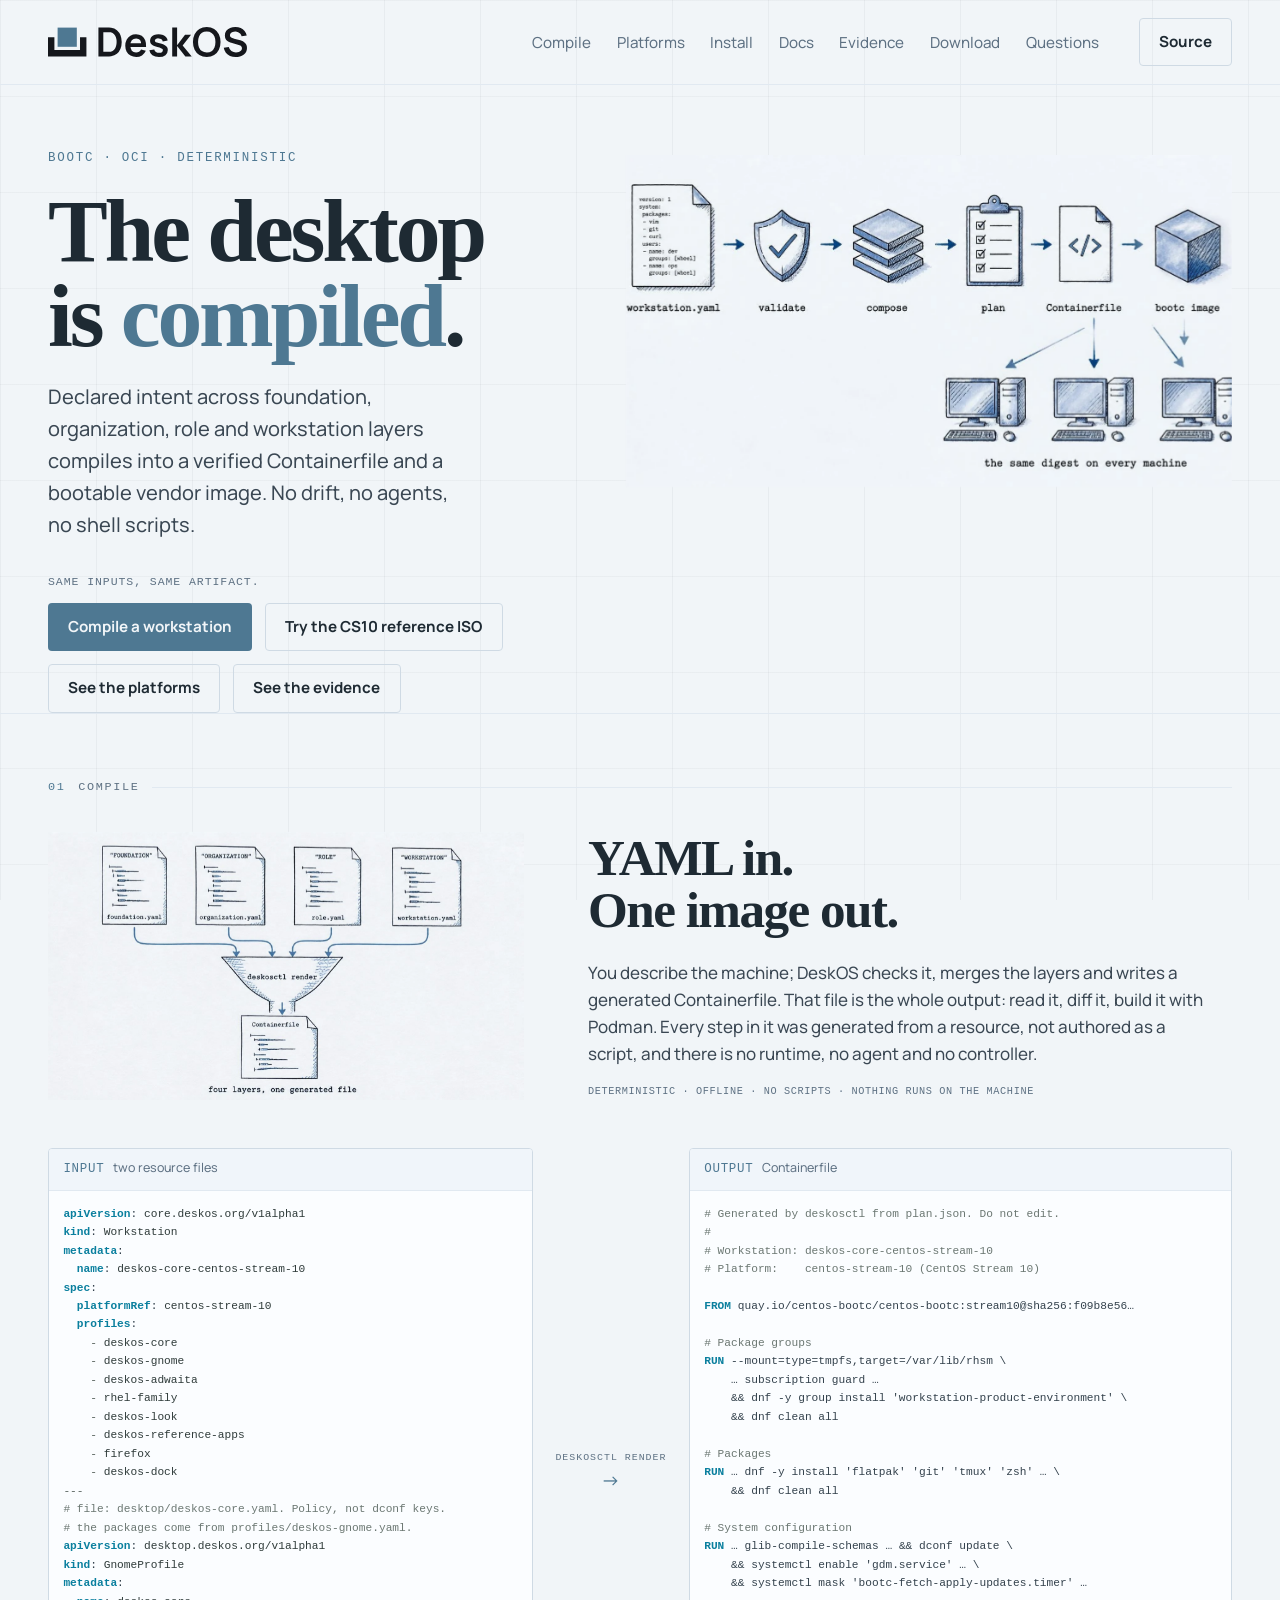
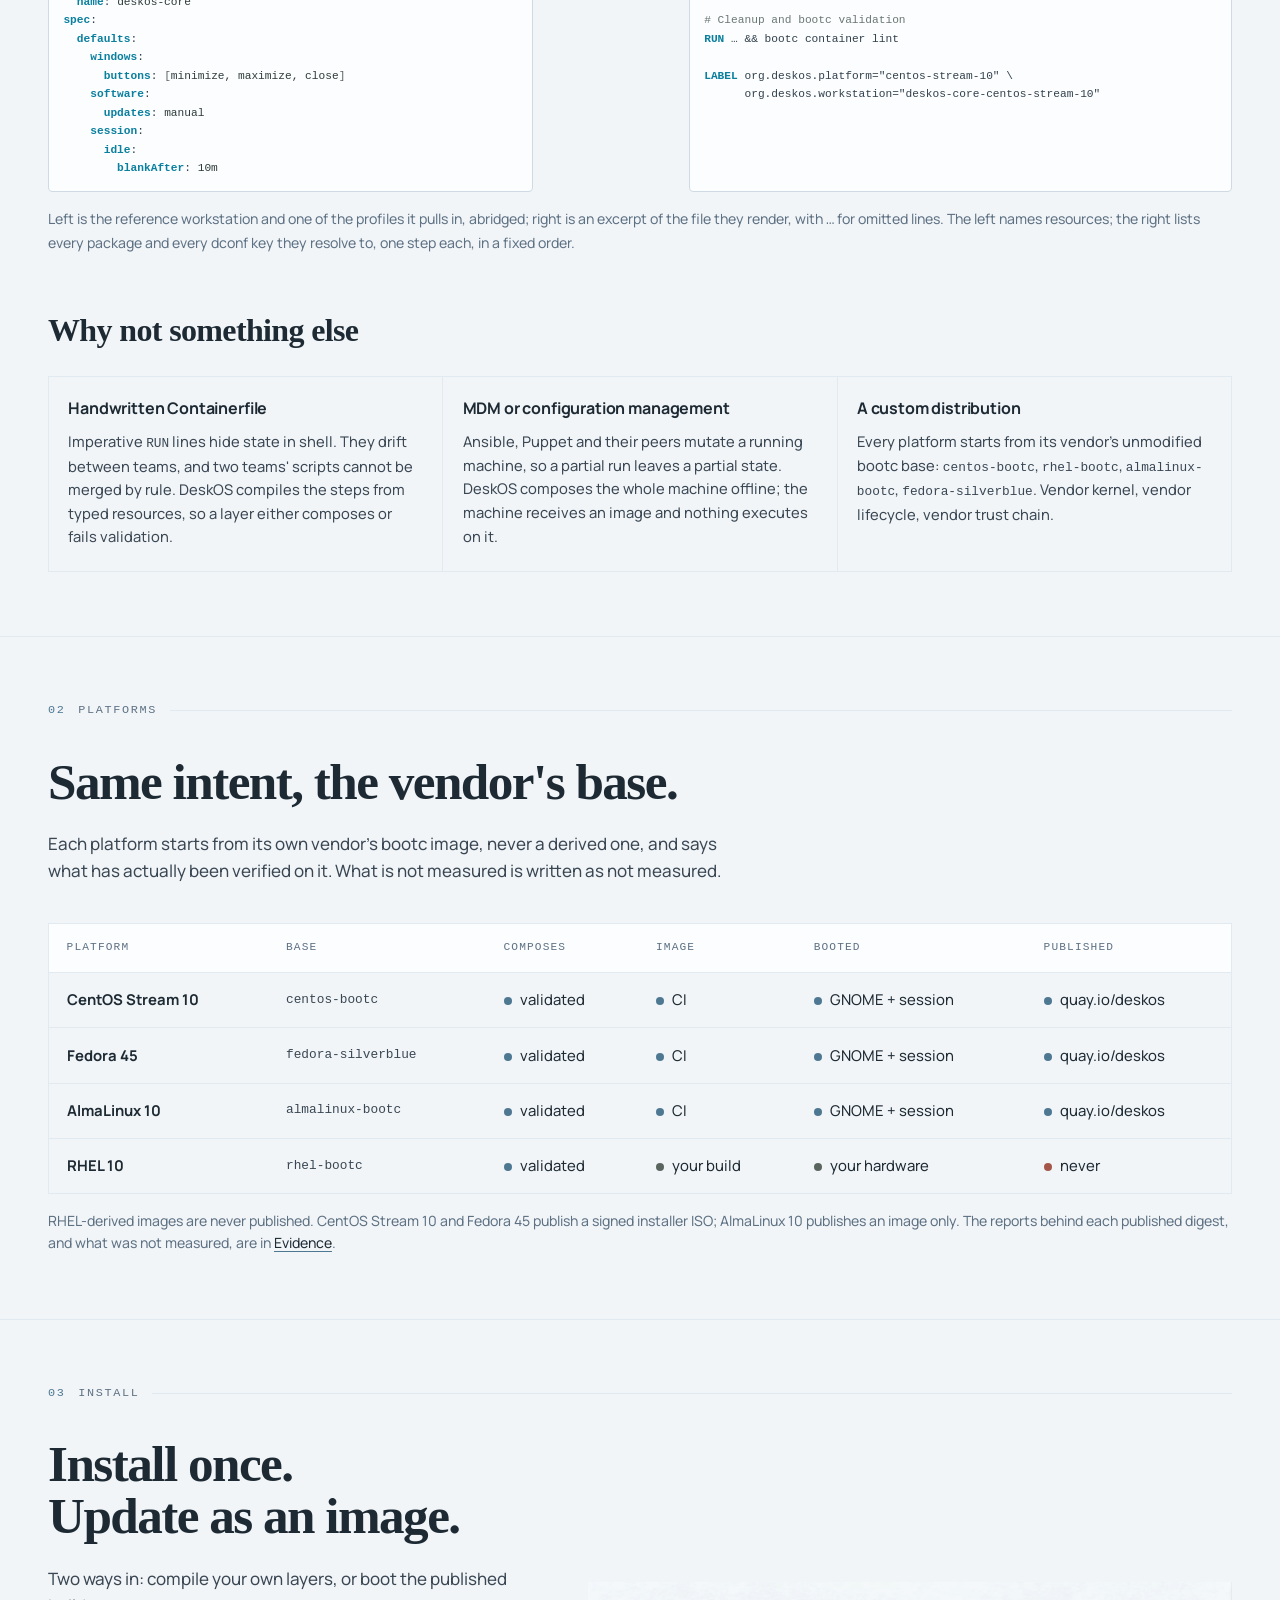
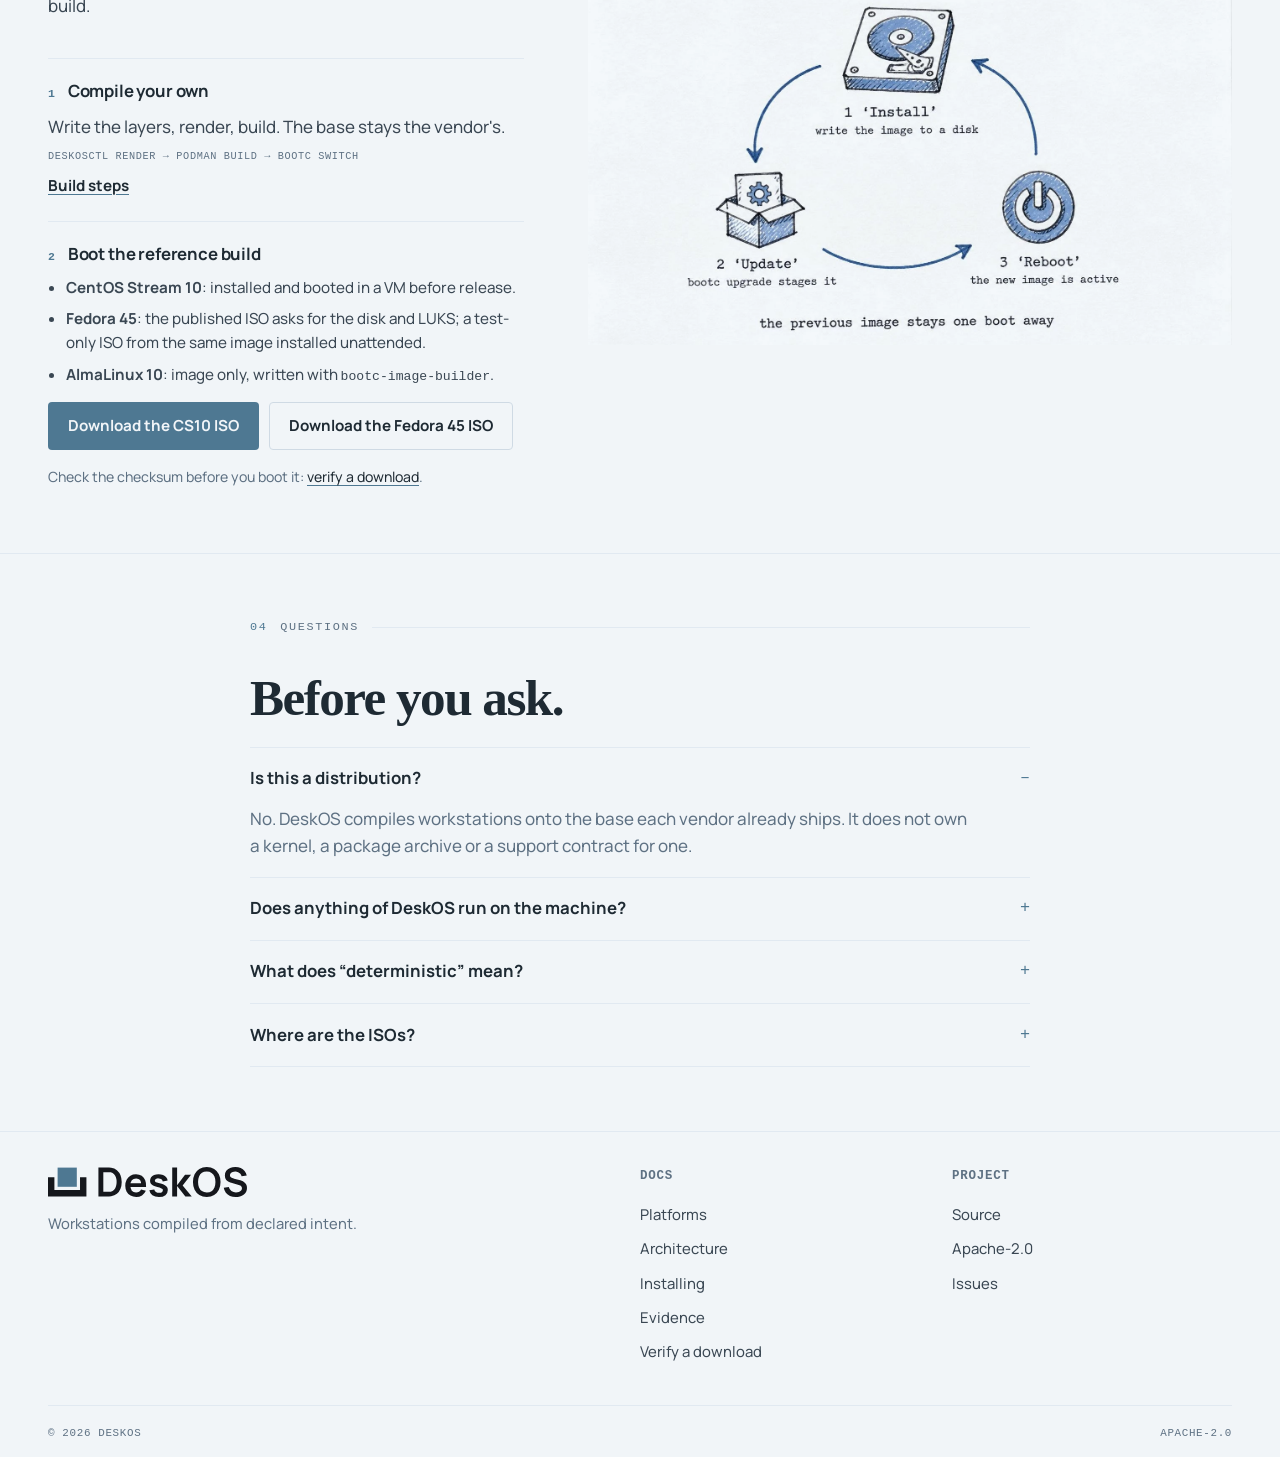
<file: index.html>
<!doctype html>
<html lang="en">
<head>
<meta charset="utf-8">
<meta name="viewport" content="width=device-width, initial-scale=1">
<title>DeskOS · the desktop is compiled</title>
<meta name="description" content="DeskOS turns declared intent into a typed plan, a generated Containerfile and one bootable container image pinned by digest.">
<meta name="theme-color" content="#F1F5F8">
<link rel="icon" href="assets/favicon.svg" type="image/svg+xml">
<link rel="stylesheet" href="assets/site.css">
</head>
<body>
<a class="skip" href="#main">Skip to content</a>

<header class="nav">
  <div class="wrap nav-inner">
    <a class="brand" href="./" aria-label="DeskOS">
      <img class="wordmark" src="assets/lockup.svg" alt="DeskOS" width="199" height="30">
    </a>
    <nav aria-label="Main">
      <ul class="links">
        <li><a href="#compile">Compile</a></li>
        <li><a href="#platforms">Platforms</a></li>
        <li><a href="#install">Install</a></li>
        <li><a href="https://docs.deskos.org/">Docs</a></li>
        <li><a href="evidence/">Evidence</a></li>
        <li><a href="https://download.deskos.org/">Download</a></li>
        <li><a href="#questions">Questions</a></li>
      </ul>
    </nav>
    <a class="btn btn-ghost nav-cta" href="https://github.com/deskosproject/deskos-core">Source</a>
  </div>
</header>

<main id="main">

<section class="hero">
  <div class="wrap hero-grid">
    <div class="hero-copy">
      <p class="eyebrow">bootc · OCI · deterministic</p>
      <h1>The desktop<br>is <span class="mark">compiled</span>.</h1>
      <p class="lede">Declared intent across foundation, organization, role and
        workstation layers compiles into a verified Containerfile and a bootable
        vendor image. No drift, no agents, no shell scripts.</p>
      <p class="note">Same inputs, same artifact.</p>
      <div class="actions">
        <a class="btn btn-solid" href="https://docs.deskos.org/install#option-2-build-your-own-then-install-it">Compile a workstation</a>
        <a class="btn btn-ghost" href="https://download.deskos.org/">Try the CS10 reference ISO</a>
        <a class="btn btn-ghost" href="#platforms">See the platforms</a>
        <a class="btn btn-ghost" href="evidence/">See the evidence</a>
      </div>
    </div>

    <aside class="hero-visual">
      <figure class="figure-plain hero-figure">
        <picture>
          <source srcset="assets/intent-to-image.webp" type="image/webp">
          <img src="assets/intent-to-image.jpg" width="1415" height="775" alt="From intent to image: a workstation YAML is validated, composed and planned into a Containerfile, which becomes one bootc image pulled by every machine with the same digest">
        </picture>
      </figure>
    </aside>
  </div>

</section>

<section id="compile" class="section light">
  <div class="wrap">
    <p class="label"><span class="num">01</span> Compile</p>
    <div class="split flip">
      <div class="split-text">
        <h2 class="h2">YAML in.<br>One image out.</h2>
        <p class="body">You describe the machine; DeskOS checks it, merges the layers and writes a
          generated Containerfile. That file is the whole output: read it, diff it, build it with
          Podman. Every step in it was generated from a resource, not authored as a script, and
          there is no runtime, no agent and no controller.</p>
        <p class="light-note mono">deterministic · offline · no scripts · nothing runs on the machine</p>
      </div>
      <figure class="split-figure">
        <picture>
          <source srcset="assets/four-layers.webp" type="image/webp">
          <img src="assets/four-layers.jpg" width="1536" height="864" alt="Four YAML layers (foundation, organization, role and workstation) converge through deskosctl render into one Containerfile">
        </picture>
      </figure>
    </div>

    <div class="code-compare">
      <figure class="code-pane">
        <figcaption><span class="mono">Input</span> two resource files</figcaption>
<pre><code><span class="y-key">apiVersion</span>: <span class="y-str">core.deskos.org/v1alpha1</span>
<span class="y-key">kind</span>: <span class="y-str">Workstation</span>
<span class="y-key">metadata</span>:
  <span class="y-key">name</span>: <span class="y-str">deskos-core-centos-stream-10</span>
<span class="y-key">spec</span>:
  <span class="y-key">platformRef</span>: <span class="y-str">centos-stream-10</span>
  <span class="y-key">profiles</span>:
    <span class="y-punct">-</span> <span class="y-str">deskos-core</span>
    <span class="y-punct">-</span> <span class="y-str">deskos-gnome</span>
    <span class="y-punct">-</span> <span class="y-str">deskos-adwaita</span>
    <span class="y-punct">-</span> <span class="y-str">rhel-family</span>
    <span class="y-punct">-</span> <span class="y-str">deskos-look</span>
    <span class="y-punct">-</span> <span class="y-str">deskos-reference-apps</span>
    <span class="y-punct">-</span> <span class="y-str">firefox</span>
    <span class="y-punct">-</span> <span class="y-str">deskos-dock</span>
<span class="y-punct">---</span>
<span class="c-dim"># file: desktop/deskos-core.yaml. Policy, not dconf keys.</span>
<span class="c-dim"># the packages come from profiles/deskos-gnome.yaml.</span>
<span class="y-key">apiVersion</span>: <span class="y-str">desktop.deskos.org/v1alpha1</span>
<span class="y-key">kind</span>: <span class="y-str">GnomeProfile</span>
<span class="y-key">metadata</span>:
  <span class="y-key">name</span>: <span class="y-str">deskos-core</span>
<span class="y-key">spec</span>:
  <span class="y-key">defaults</span>:
    <span class="y-key">windows</span>:
      <span class="y-key">buttons</span>: <span class="y-punct">[</span><span class="y-str">minimize, maximize, close</span><span class="y-punct">]</span>
    <span class="y-key">software</span>:
      <span class="y-key">updates</span>: <span class="y-str">manual</span>
    <span class="y-key">session</span>:
      <span class="y-key">idle</span>:
        <span class="y-key">blankAfter</span>: <span class="y-str">10m</span></code></pre>
      </figure>

      <div class="code-arrow"><span class="mono">deskosctl render</span></div>

      <figure class="code-pane">
        <figcaption><span class="mono">Output</span> Containerfile</figcaption>
<pre><code><span class="c-dim"># Generated by deskosctl from plan.json. Do not edit.</span>
<span class="c-dim">#</span>
<span class="c-dim"># Workstation: deskos-core-centos-stream-10</span>
<span class="c-dim"># Platform:    centos-stream-10 (CentOS Stream 10)</span>

<span class="c-key">FROM</span> quay.io/centos-bootc/centos-bootc:stream10@sha256:f09b8e56…

<span class="c-dim"># Package groups</span>
<span class="c-key">RUN</span> --mount=type=tmpfs,target=/var/lib/rhsm \
    … subscription guard …
    &amp;&amp; dnf -y group install 'workstation-product-environment' \
    &amp;&amp; dnf clean all

<span class="c-dim"># Packages</span>
<span class="c-key">RUN</span> … dnf -y install 'flatpak' 'git' 'tmux' 'zsh' … \
    &amp;&amp; dnf clean all

<span class="c-dim"># System configuration</span>
<span class="c-key">RUN</span> … glib-compile-schemas … &amp;&amp; dconf update \
    &amp;&amp; systemctl enable 'gdm.service' … \
    &amp;&amp; systemctl mask 'bootc-fetch-apply-updates.timer' …

<span class="c-dim"># Cleanup and bootc validation</span>
<span class="c-key">RUN</span> … &amp;&amp; bootc container lint

<span class="c-key">LABEL</span> org.deskos.platform="centos-stream-10" \
      org.deskos.workstation="deskos-core-centos-stream-10"</code></pre>
      </figure>
    </div>
    <p class="table-note">Left is the reference workstation and one of the
      profiles it pulls in, abridged; right is an excerpt of the file they render,
      with <code>…</code> for omitted lines. The left names resources; the right
      lists every package and every dconf key they resolve to, one step each, in a
      fixed order.</p>

    <h3 class="why-title">Why not something else</h3>
    <div class="why">
      <div class="why-item">
        <h4>Handwritten Containerfile</h4>
        <p>Imperative <code>RUN</code> lines hide state in shell. They drift
          between teams, and two teams' scripts cannot be merged by rule. DeskOS
          compiles the steps from typed resources, so a layer either composes or
          fails validation.</p>
      </div>
      <div class="why-item">
        <h4>MDM or configuration management</h4>
        <p>Ansible, Puppet and their peers mutate a running machine, so a partial
          run leaves a partial state. DeskOS composes the whole machine offline;
          the machine receives an image and nothing executes on it.</p>
      </div>
      <div class="why-item">
        <h4>A custom distribution</h4>
        <p>Every platform starts from its vendor's unmodified bootc base:
          <code>centos-bootc</code>, <code>rhel-bootc</code>,
          <code>almalinux-bootc</code>, <code>fedora-silverblue</code>. Vendor
          kernel, vendor lifecycle, vendor trust chain.</p>
      </div>
    </div>
  </div>
</section>

<section id="platforms" class="section">
  <div class="wrap">
    <p class="label"><span class="num">02</span> Platforms</p>
    <h2 class="h2">Same intent, the vendor's base.</h2>
    <p class="body section-lede">Each platform starts from its own vendor's bootc image, never a
      derived one, and says what has actually been verified on it. What is not measured is written
      as not measured.</p>

    <div class="table-wrap" role="region" aria-label="Platform status" tabindex="0">
      <table class="platforms">
        <thead>
          <tr><th scope="col">Platform</th><th scope="col">Base</th><th scope="col">Composes</th><th scope="col">Image</th><th scope="col">Booted</th><th scope="col">Published</th></tr>
        </thead>
        <tbody>
          <tr>
            <th scope="row">CentOS Stream 10</th>
            <td class="mono">centos-bootc</td>
            <td><span class="dot dot-green"></span>validated</td>
            <td><span class="dot dot-green"></span>CI</td>
            <td><span class="dot dot-green"></span>GNOME + session</td>
            <td><span class="dot dot-green"></span>quay.io/deskos</td>
          </tr>
          <tr>
            <th scope="row">Fedora 45</th>
            <td class="mono">fedora-silverblue</td>
            <td><span class="dot dot-green"></span>validated</td>
            <td><span class="dot dot-green"></span>CI</td>
            <td><span class="dot dot-green"></span>GNOME + session</td>
            <td><span class="dot dot-green"></span>quay.io/deskos</td>
          </tr>
          <tr>
            <th scope="row">AlmaLinux 10</th>
            <td class="mono">almalinux-bootc</td>
            <td><span class="dot dot-green"></span>validated</td>
            <td><span class="dot dot-green"></span>CI</td>
            <td><span class="dot dot-green"></span>GNOME + session</td>
            <td><span class="dot dot-green"></span>quay.io/deskos</td>
          </tr>
          <tr>
            <th scope="row">RHEL 10</th>
            <td class="mono">rhel-bootc</td>
            <td><span class="dot dot-green"></span>validated</td>
            <td><span class="dot dot-muted"></span>your build</td>
            <td><span class="dot dot-muted"></span>your hardware</td>
            <td><span class="dot dot-red"></span>never</td>
          </tr>
        </tbody>
      </table>
    </div>
    <p class="table-note">RHEL-derived images are never published. CentOS Stream 10 and
      Fedora 45 publish a signed installer ISO; AlmaLinux 10 publishes an image only.
      The reports behind each published digest, and what was not measured, are in
      <a href="evidence/">Evidence</a>.</p>
  </div>
</section>

<section id="install" class="section">
  <div class="wrap">
    <p class="label"><span class="num">03</span> Install</p>
    <div class="split">
      <div class="split-text">
        <h2 class="h2">Install once.<br>Update as an image.</h2>
        <p class="body section-lede">Two ways in: compile your own layers, or boot
          the published build.</p>

        <div class="path">
          <h3 class="path-title"><span class="path-num">1</span> Compile your own</h3>
          <p class="body">Write the layers, render, build. The base stays the vendor's.</p>
          <p class="light-note mono">deskosctl render → podman build → bootc switch</p>
          <p class="path-link"><a href="https://docs.deskos.org/install#option-2-build-your-own-then-install-it">Build steps</a></p>
        </div>

        <div class="path">
          <h3 class="path-title"><span class="path-num">2</span> Boot the reference build</h3>
          <ul class="path-list">
            <li><strong>CentOS Stream 10</strong>: installed and booted in a VM before release.</li>
            <li><strong>Fedora 45</strong>: the published ISO asks for the disk and LUKS; a
              test-only ISO from the same image installed unattended.</li>
            <li><strong>AlmaLinux 10</strong>: image only, written with
              <code>bootc-image-builder</code>.</li>
          </ul>
          <p class="path-actions">
            <a class="btn btn-solid" href="https://download.deskos.org/">Download the CS10 ISO</a>
            <a class="btn btn-ghost" href="https://download.deskos.org/#fedora-45">Download the Fedora 45 ISO</a>
          </p>
        </div>

        <p class="table-note">Check the checksum before you boot it:
          <a href="verify/">verify a download</a>.</p>
      </div>
      <figure class="split-figure">
        <picture>
          <source srcset="assets/install-update-reboot.webp" type="image/webp">
          <img src="assets/install-update-reboot.jpg" width="1536" height="864" alt="Install, update and reboot: bootc upgrade stages a new image, the reboot activates it, and the previous image stays one boot away">
        </picture>
      </figure>
    </div>
  </div>
</section>

<section id="questions" class="section">
  <div class="wrap narrow">
    <p class="label"><span class="num">04</span> Questions</p>
    <h2 class="h2">Before you ask.</h2>
    <details open>
      <summary>Is this a distribution?</summary>
      <p>No. DeskOS compiles workstations onto the base each vendor already ships. It does not own a
        kernel, a package archive or a support contract for one.</p>
    </details>
    <details>
      <summary>Does anything of DeskOS run on the machine?</summary>
      <p>No. DeskOS writes a Containerfile; Podman builds it; bootc boots the image. The optional
        <code>deskos</code> companion only reports what the image contains.</p>
    </details>
    <details>
      <summary>What does “deterministic” mean?</summary>
      <p>Same resources, same plan and same Containerfile. The image build is not bit-for-bit
        reproducible yet, because external repositories move, and the docs say so.</p>
    </details>
    <details>
      <summary>Where are the ISOs?</summary>
      <p>Both are on <a href="https://download.deskos.org/">download.deskos.org</a>:
        CentOS Stream 10 first, then Fedora 45, each with its checksum and the dated
        build behind the <code>stable</code> name. AlmaLinux 10 publishes an image only,
        and RHEL ISOs are never published.</p>
    </details>
  </div>
</section>

</main>

<footer class="footer">
  <div class="wrap footer-grid">
    <div>
      <img class="wordmark" src="assets/lockup.svg" alt="DeskOS" width="170" height="26">
      <p class="footer-note">Workstations compiled from declared intent.</p>
    </div>
    <nav aria-label="Documentation">
      <h2 class="mono footer-title">Docs</h2>
      <ul>
        <li><a href="https://docs.deskos.org/platforms">Platforms</a></li>
        <li><a href="https://docs.deskos.org/architecture">Architecture</a></li>
        <li><a href="https://docs.deskos.org/install">Installing</a></li>
        <li><a href="evidence/">Evidence</a></li>
        <li><a href="verify/">Verify a download</a></li>
      </ul>
    </nav>
    <nav aria-label="Project">
      <h2 class="mono footer-title">Project</h2>
      <ul>
        <li><a href="https://github.com/deskosproject/deskos-core">Source</a></li>
        <li><a href="https://github.com/deskosproject/deskos-core/blob/main/LICENSE">Apache-2.0</a></li>
        <li><a href="https://github.com/deskosproject/deskos-core/issues">Issues</a></li>
      </ul>
    </nav>
  </div>
  <div class="wrap footer-bottom mono">
    <span>© 2026 DeskOS</span>
    <span>Apache-2.0</span>
  </div>
</footer>

</body>
</html>
</file>
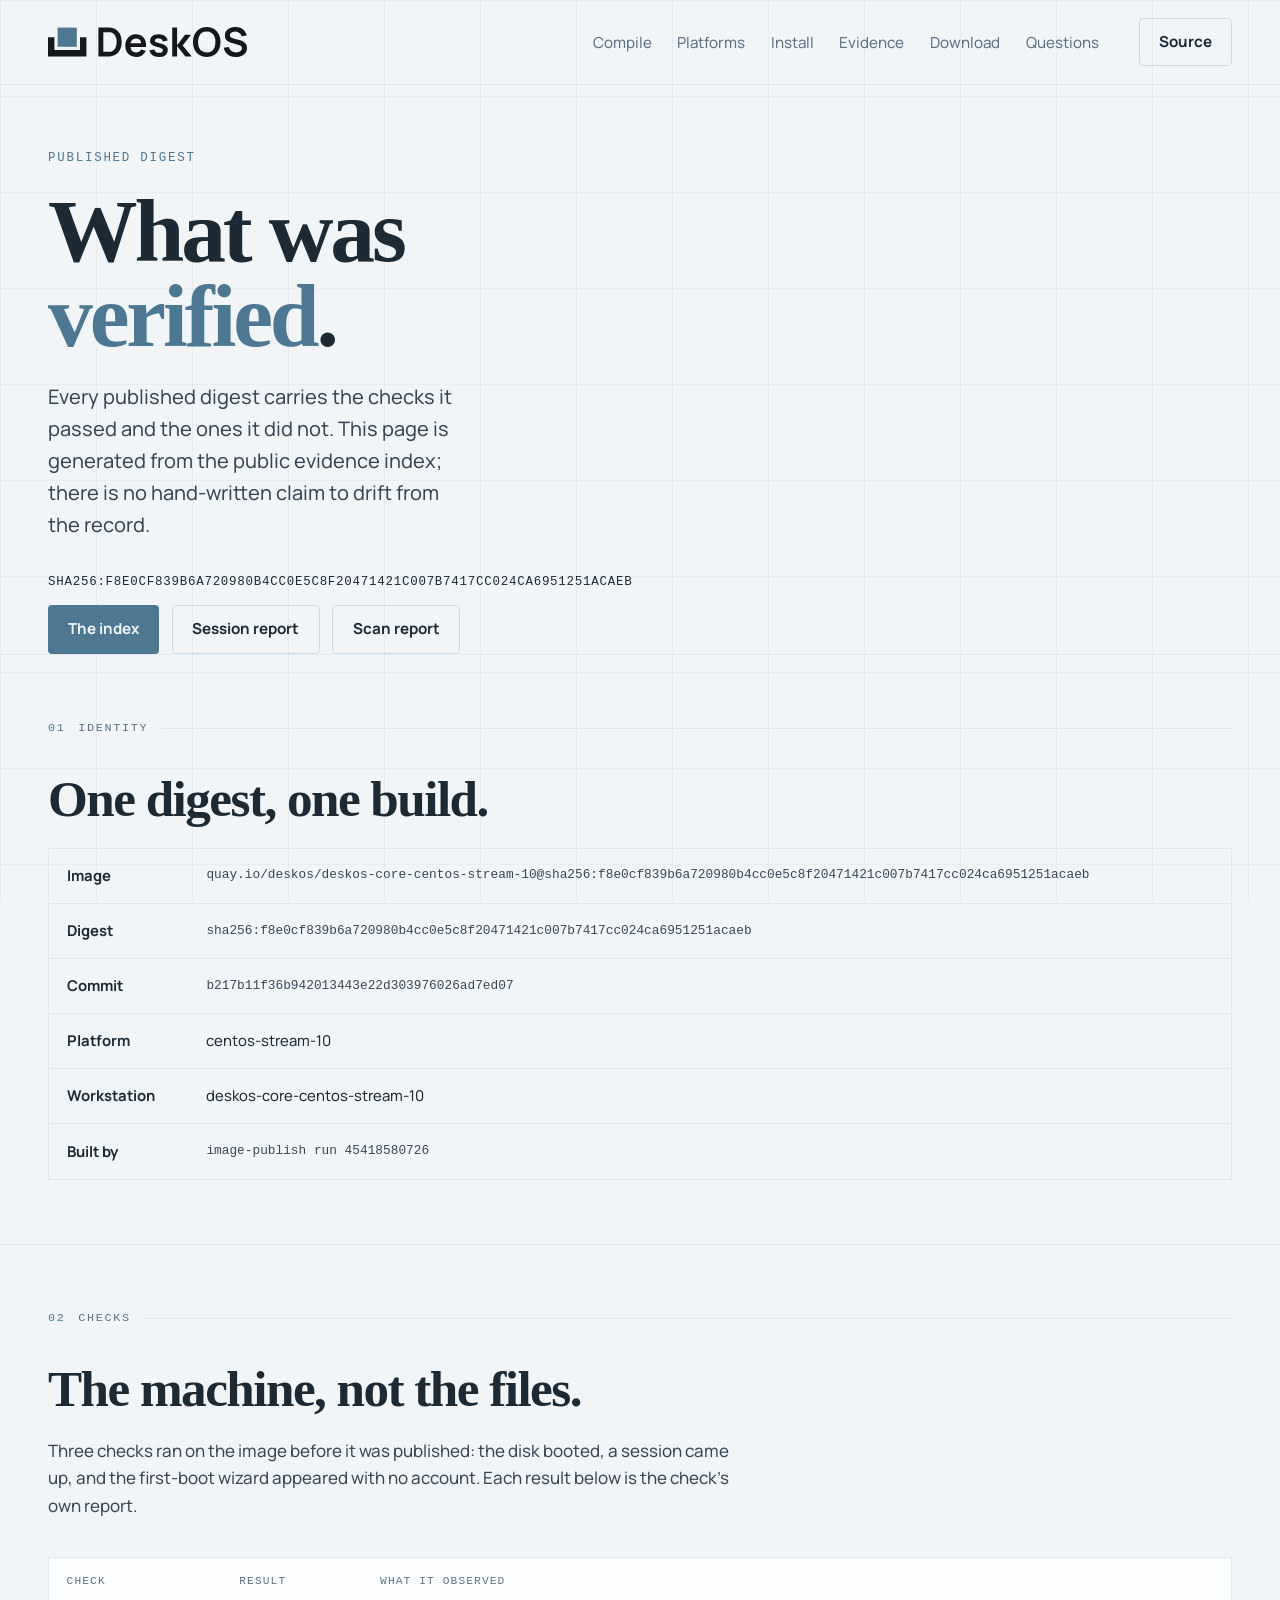
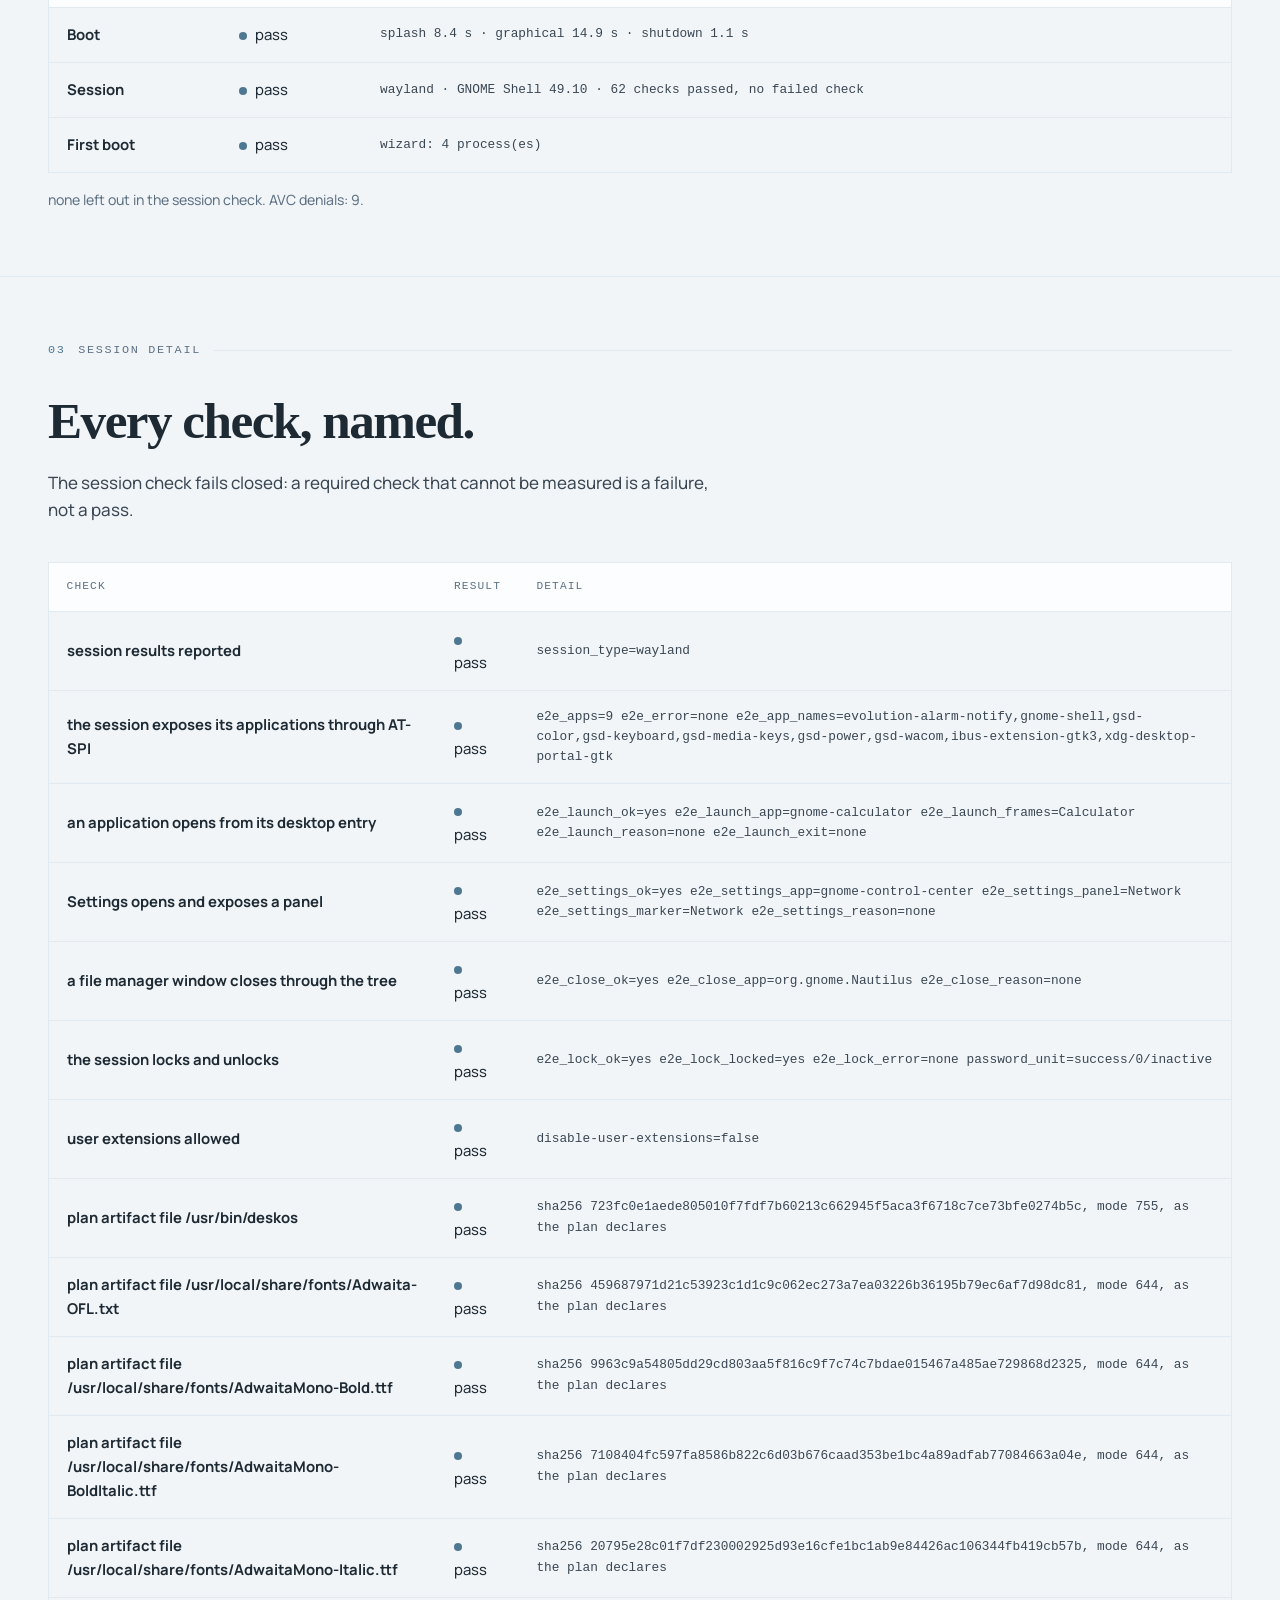
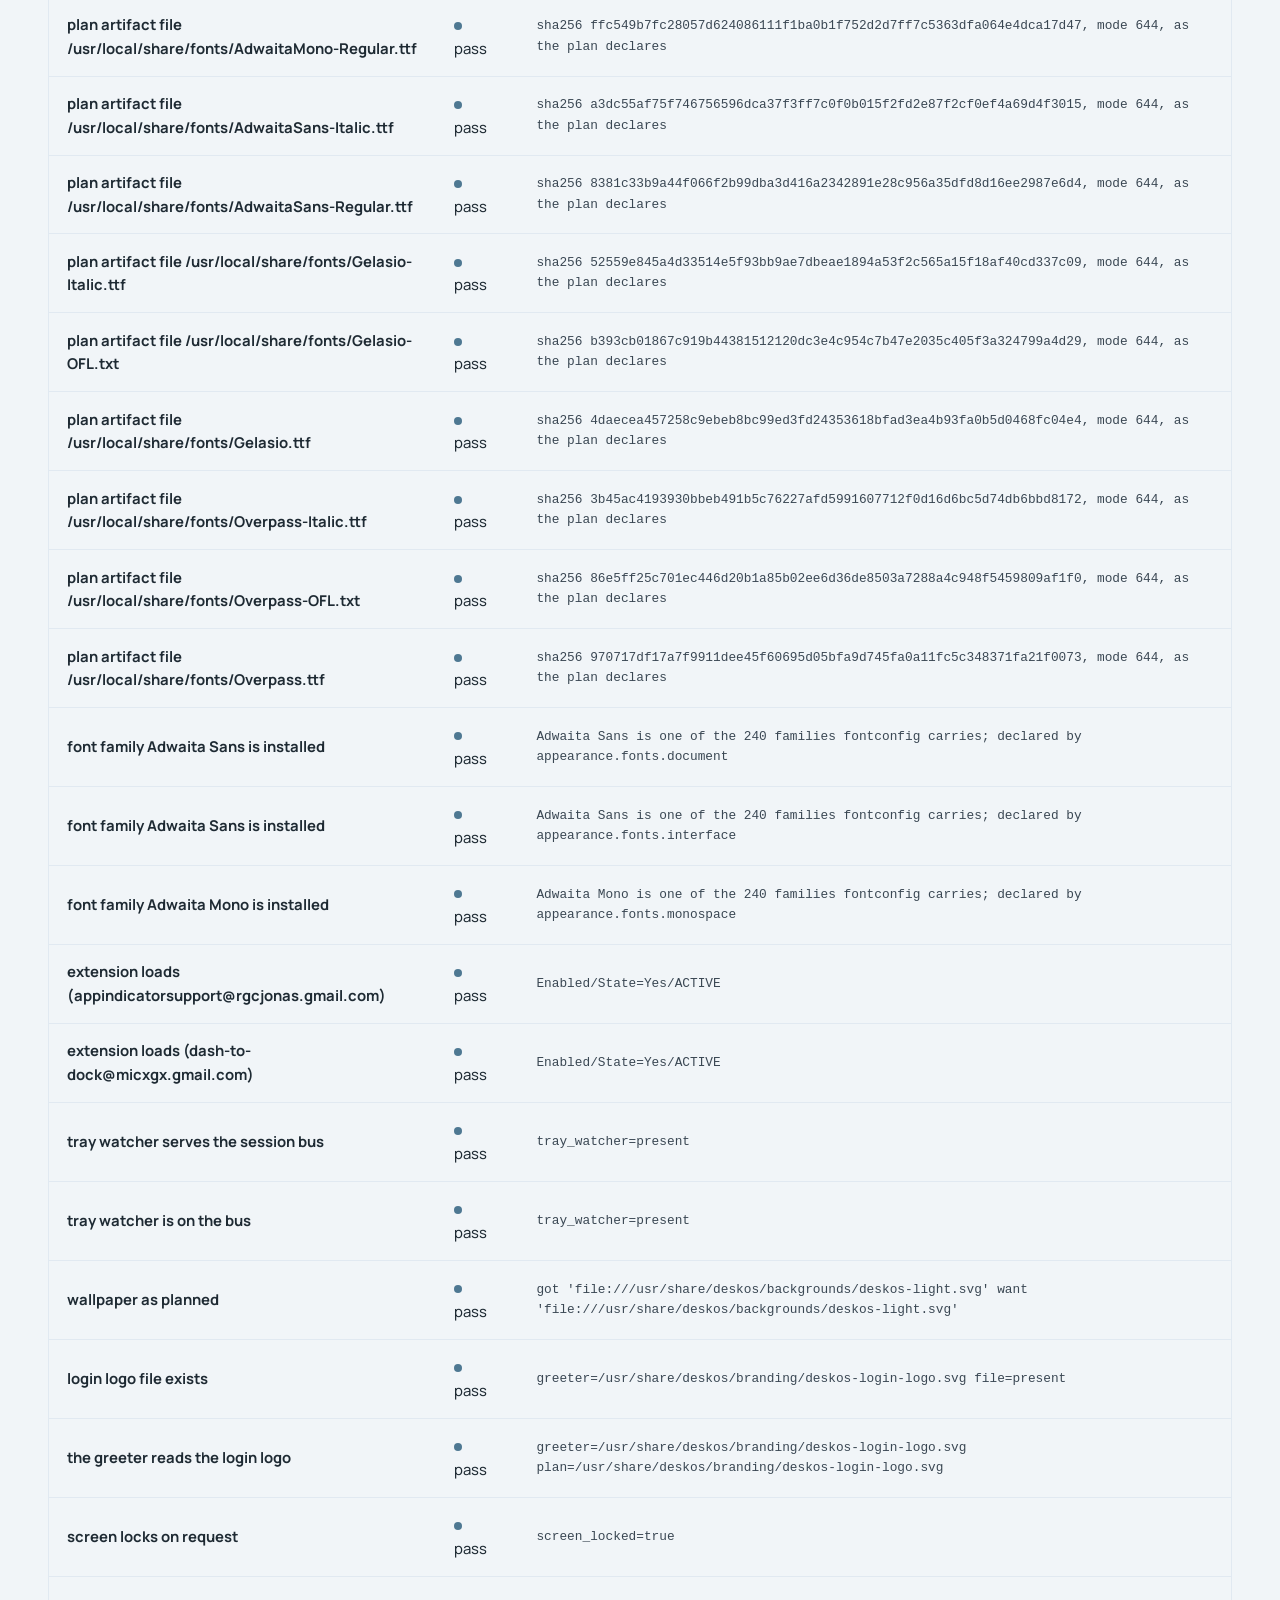
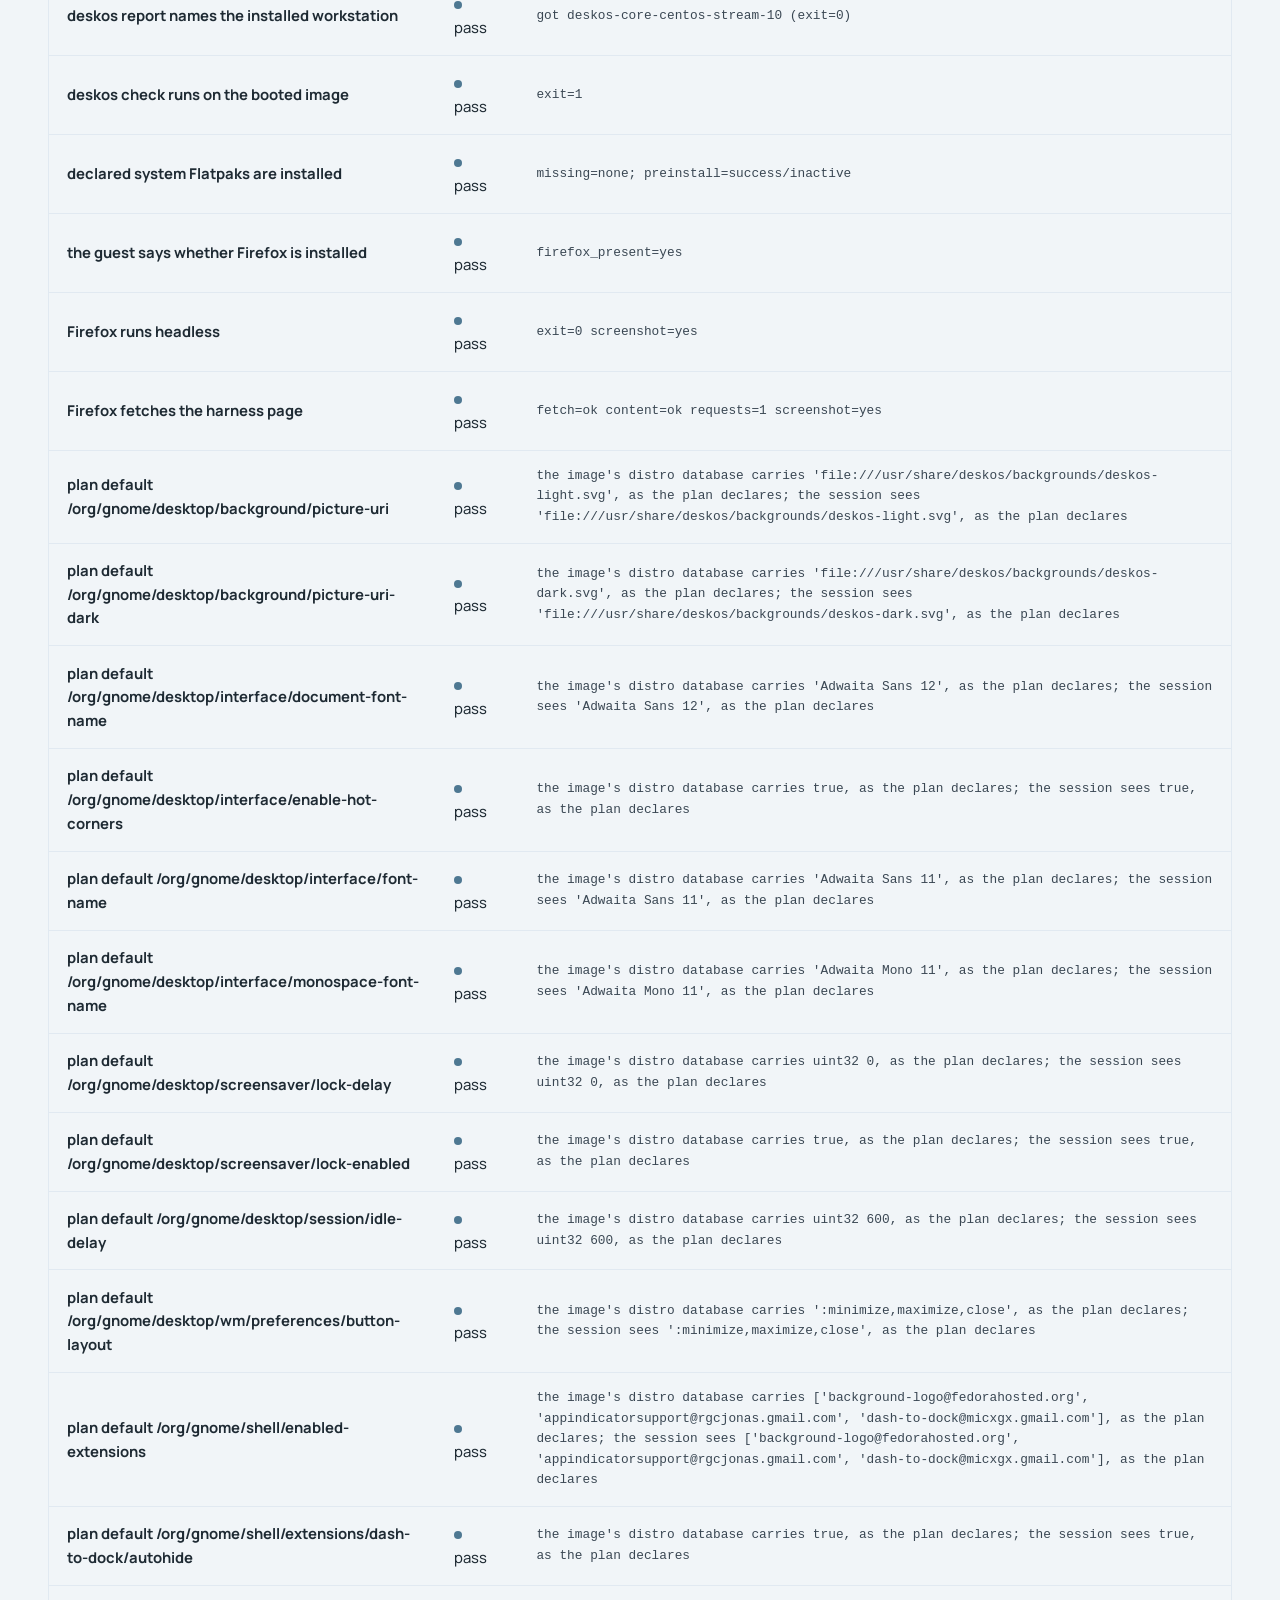
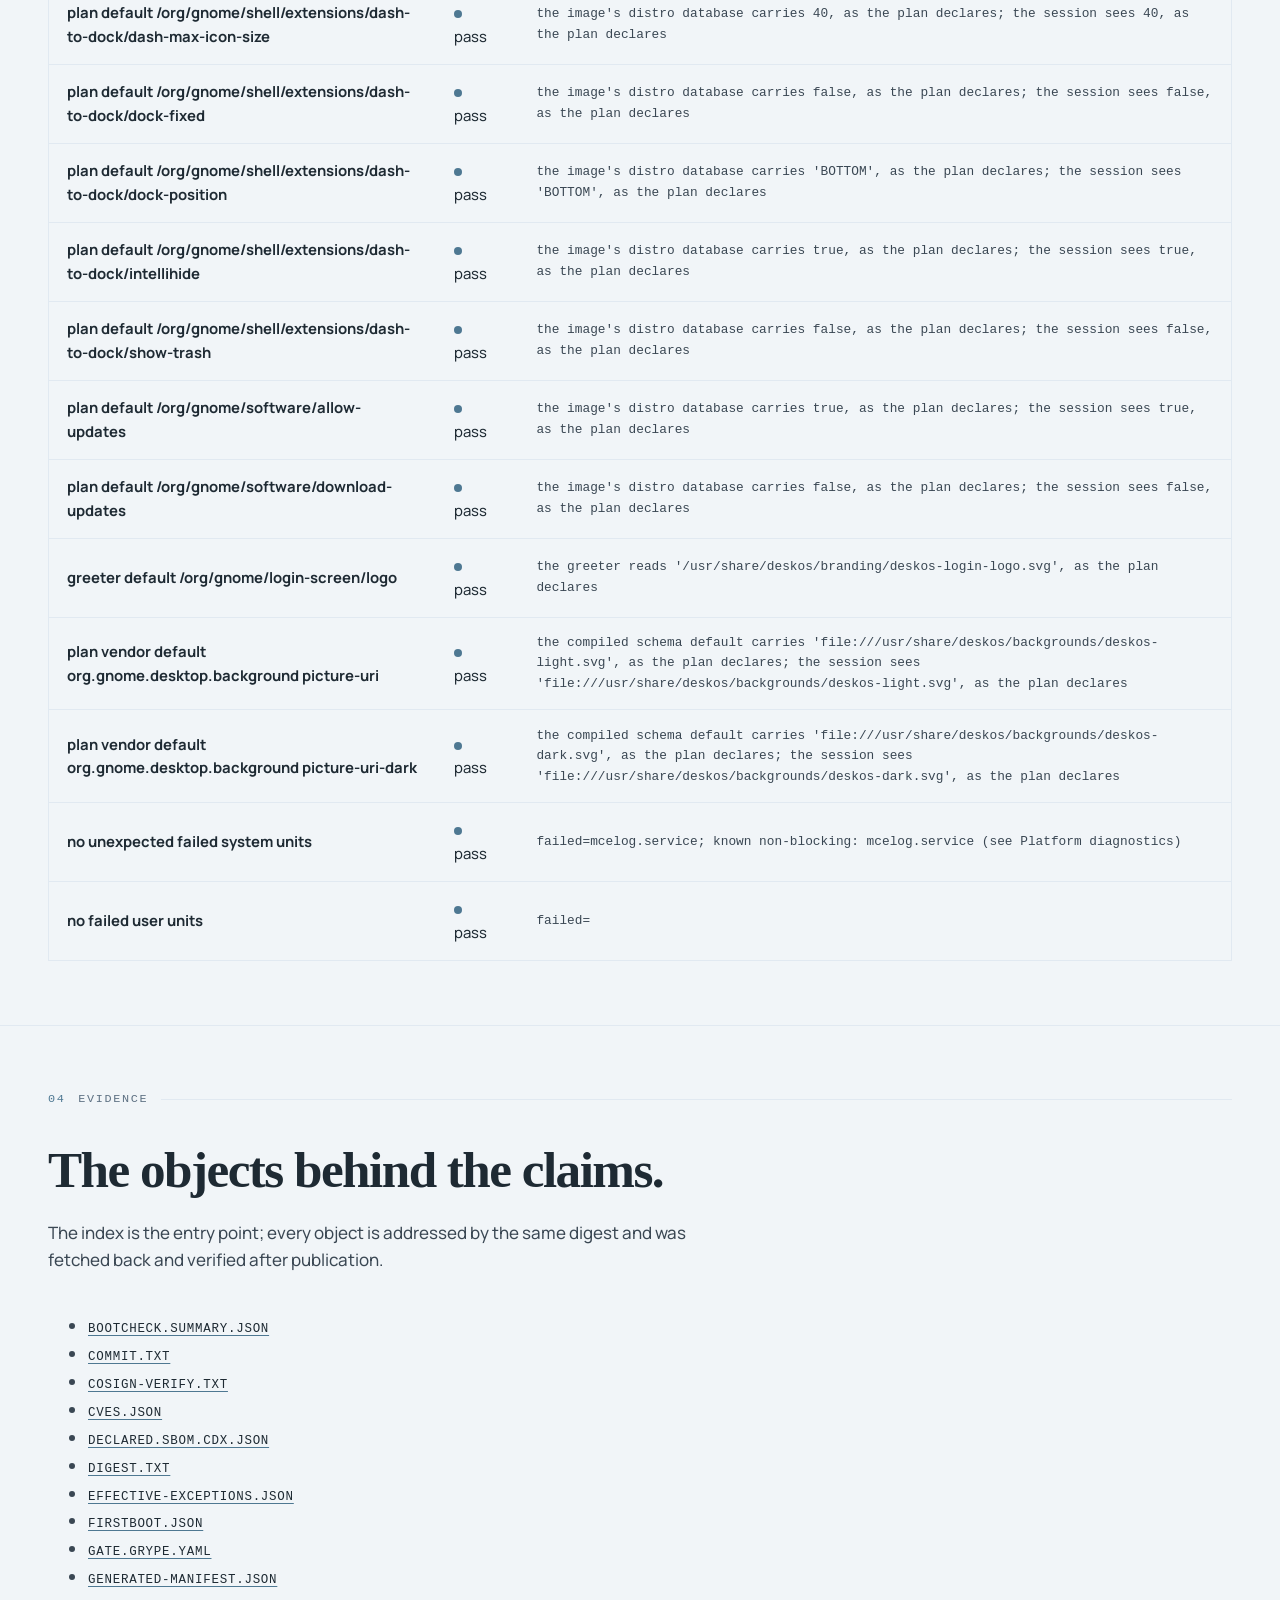
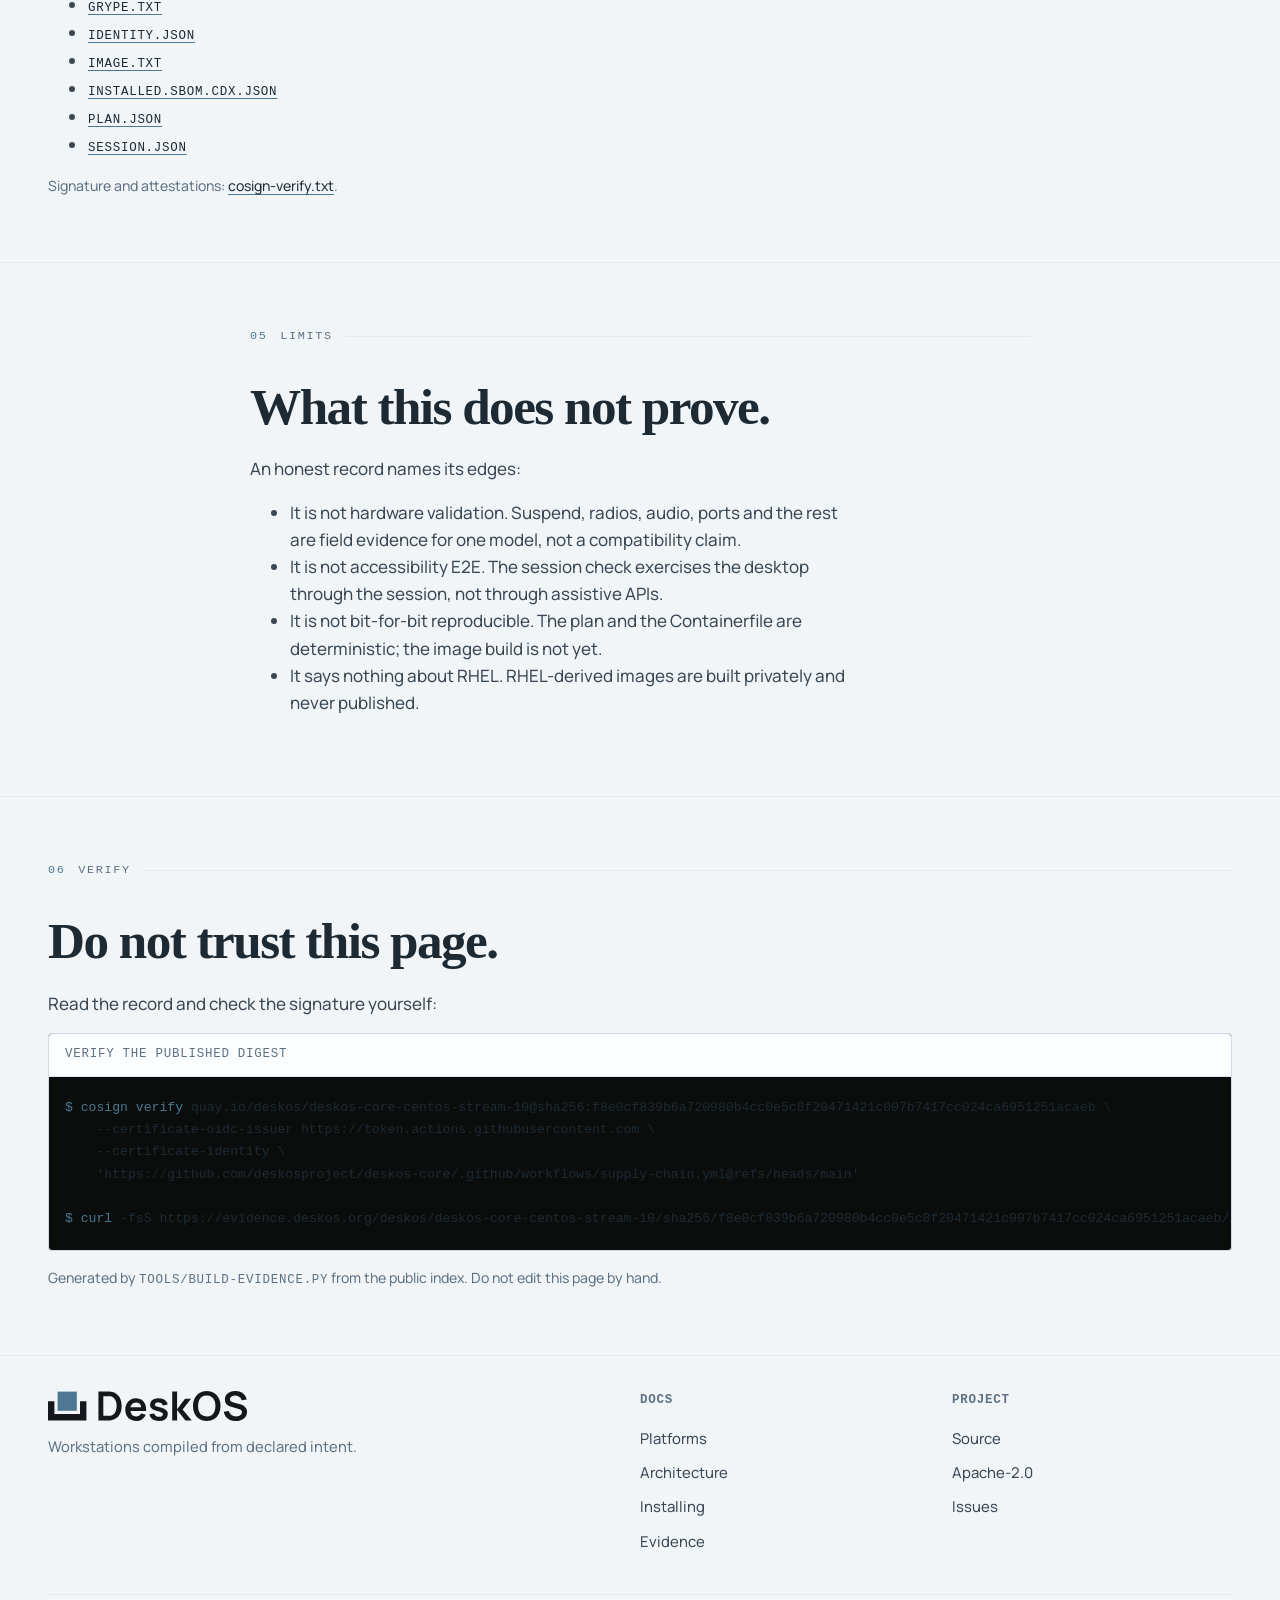
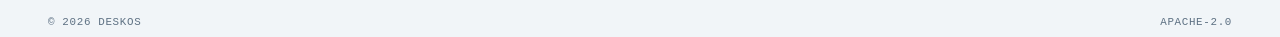
<file: evidence/index.html>
<!doctype html>
<html lang="en">
<head>
<meta charset="utf-8">
<meta name="viewport" content="width=device-width, initial-scale=1">
<title>Evidence — DeskOS</title>
<meta name="description" content="What the published DeskOS digest was checked for: boot, session, first boot, the evidence objects and how to verify the signature.">
<meta name="theme-color" content="#F1F5F8">
<link rel="icon" href="../assets/favicon.svg" type="image/svg+xml">
<link rel="stylesheet" href="../assets/site.css">
</head>
<body>
<a class="skip" href="#main">Skip to content</a>

<header class="nav">
  <div class="wrap nav-inner">
    <a class="brand" href="../" aria-label="DeskOS">
      <img class="wordmark" src="../assets/lockup.svg" alt="DeskOS" width="199" height="30">
    </a>
    <nav aria-label="Main">
      <ul class="links">
        <li><a href="../#compile">Compile</a></li>
        <li><a href="../#platforms">Platforms</a></li>
        <li><a href="../#install">Install</a></li>
        <li><a href="./" aria-current="page">Evidence</a></li>
        <li><a href="https://download.deskos.org/">Download</a></li>
        <li><a href="../#questions">Questions</a></li>
      </ul>
    </nav>
    <a class="btn btn-ghost nav-cta" href="https://github.com/deskosproject/deskos-core">Source</a>
  </div>
</header>

<main id="main">

<section class="hero">
  <div class="wrap">
    <div class="hero-copy">
      <p class="eyebrow">published digest</p>
      <h1>What was<br><span class="mark">verified</span>.</h1>
      <p class="lede">Every published digest carries the checks it passed and the ones it
        did not. This page is generated from the public evidence index; there is no
        hand-written claim to drift from the record.</p>
      <p class="mono">sha256:f8e0cf839b6a720980b4cc0e5c8f20471421c007b7417cc024ca6951251acaeb</p>
      <div class="actions">
        <a class="btn btn-solid" href="https://evidence.deskos.org/deskos/deskos-core-centos-stream-10/sha256/f8e0cf839b6a720980b4cc0e5c8f20471421c007b7417cc024ca6951251acaeb/index.json">The index</a>
        <a class="btn btn-ghost" href="https://evidence.deskos.org/deskos/deskos-core-centos-stream-10/sha256/f8e0cf839b6a720980b4cc0e5c8f20471421c007b7417cc024ca6951251acaeb/session.json">Session report</a>
        <a class="btn btn-ghost" href="https://evidence.deskos.org/deskos/deskos-core-centos-stream-10/sha256/f8e0cf839b6a720980b4cc0e5c8f20471421c007b7417cc024ca6951251acaeb/grype.txt">Scan report</a>
      </div>
    </div>
  </div>
</section>

<section class="section light">
  <div class="wrap">
    <p class="label"><span class="num">01</span> Identity</p>
    <h2 class="h2">One digest, one build.</h2>
    <div class="table-wrap" role="region" aria-label="Published identity" tabindex="0">
      <table class="platforms">
        <tbody>
          <tr><th scope="row">Image</th><td class="mono">quay.io/deskos/deskos-core-centos-stream-10@sha256:f8e0cf839b6a720980b4cc0e5c8f20471421c007b7417cc024ca6951251acaeb</td></tr>
          <tr><th scope="row">Digest</th><td class="mono">sha256:f8e0cf839b6a720980b4cc0e5c8f20471421c007b7417cc024ca6951251acaeb</td></tr>
          <tr><th scope="row">Commit</th><td class="mono">b217b11f36b942013443e22d303976026ad7ed07</td></tr>
          <tr><th scope="row">Platform</th><td>centos-stream-10</td></tr>
          <tr><th scope="row">Workstation</th><td>deskos-core-centos-stream-10</td></tr>
          <tr><th scope="row">Built by</th><td class="mono">image-publish run 45418580726</td></tr>
        </tbody>
      </table>
    </div>
  </div>
</section>

<section class="section">
  <div class="wrap">
    <p class="label"><span class="num">02</span> Checks</p>
    <h2 class="h2">The machine, not the files.</h2>
    <p class="body section-lede">Three checks ran on the image before it was published: the
      disk booted, a session came up, and the first-boot wizard appeared with no
      account. Each result below is the check's own report.</p>
    <div class="table-wrap" role="region" aria-label="Checks" tabindex="0">
      <table class="platforms">
        <thead>
          <tr><th scope="col">Check</th><th scope="col">Result</th><th scope="col">What it observed</th></tr>
        </thead>
        <tbody>
          <tr>
            <th scope="row">Boot</th>
            <td><span class="dot dot-green"></span>pass</td>
            <td class="mono">splash 8.4 s · graphical 14.9 s · shutdown 1.1 s</td>
          </tr>
          <tr>
            <th scope="row">Session</th>
            <td><span class="dot dot-green"></span>pass</td>
            <td class="mono">wayland · GNOME Shell 49.10 · 62 checks passed, no failed check</td>
          </tr>
          <tr>
            <th scope="row">First boot</th>
            <td><span class="dot dot-green"></span>pass</td>
            <td class="mono">wizard: 4 process(es)</td>
          </tr>
        </tbody>
      </table>
    </div>
    <p class="table-note">none left out in the session check. AVC denials: 9.</p>
  </div>
</section>

<section class="section light">
  <div class="wrap">
    <p class="label"><span class="num">03</span> Session detail</p>
    <h2 class="h2">Every check, named.</h2>
    <p class="body section-lede">The session check fails closed: a required check that cannot
      be measured is a failure, not a pass.</p>
    <div class="table-wrap" role="region" aria-label="Session checks" tabindex="0">
      <table class="platforms">
        <thead><tr><th scope="col">Check</th><th scope="col">Result</th><th scope="col">Detail</th></tr></thead>
        <tbody>
          <tr><th scope="row">session results reported</th><td><span class="dot dot-green"></span>pass</td><td class="mono">session_type=wayland</td></tr>
          <tr><th scope="row">the session exposes its applications through AT-SPI</th><td><span class="dot dot-green"></span>pass</td><td class="mono">e2e_apps=9 e2e_error=none e2e_app_names=evolution-alarm-notify,gnome-shell,gsd-color,gsd-keyboard,gsd-media-keys,gsd-power,gsd-wacom,ibus-extension-gtk3,xdg-desktop-portal-gtk</td></tr>
          <tr><th scope="row">an application opens from its desktop entry</th><td><span class="dot dot-green"></span>pass</td><td class="mono">e2e_launch_ok=yes e2e_launch_app=gnome-calculator e2e_launch_frames=Calculator e2e_launch_reason=none e2e_launch_exit=none</td></tr>
          <tr><th scope="row">Settings opens and exposes a panel</th><td><span class="dot dot-green"></span>pass</td><td class="mono">e2e_settings_ok=yes e2e_settings_app=gnome-control-center e2e_settings_panel=Network e2e_settings_marker=Network e2e_settings_reason=none</td></tr>
          <tr><th scope="row">a file manager window closes through the tree</th><td><span class="dot dot-green"></span>pass</td><td class="mono">e2e_close_ok=yes e2e_close_app=org.gnome.Nautilus e2e_close_reason=none</td></tr>
          <tr><th scope="row">the session locks and unlocks</th><td><span class="dot dot-green"></span>pass</td><td class="mono">e2e_lock_ok=yes e2e_lock_locked=yes e2e_lock_error=none password_unit=success/0/inactive</td></tr>
          <tr><th scope="row">user extensions allowed</th><td><span class="dot dot-green"></span>pass</td><td class="mono">disable-user-extensions=false</td></tr>
          <tr><th scope="row">plan artifact file /usr/bin/deskos</th><td><span class="dot dot-green"></span>pass</td><td class="mono">sha256 723fc0e1aede805010f7fdf7b60213c662945f5aca3f6718c7ce73bfe0274b5c, mode 755, as the plan declares</td></tr>
          <tr><th scope="row">plan artifact file /usr/local/share/fonts/Adwaita-OFL.txt</th><td><span class="dot dot-green"></span>pass</td><td class="mono">sha256 459687971d21c53923c1d1c9c062ec273a7ea03226b36195b79ec6af7d98dc81, mode 644, as the plan declares</td></tr>
          <tr><th scope="row">plan artifact file /usr/local/share/fonts/AdwaitaMono-Bold.ttf</th><td><span class="dot dot-green"></span>pass</td><td class="mono">sha256 9963c9a54805dd29cd803aa5f816c9f7c74c7bdae015467a485ae729868d2325, mode 644, as the plan declares</td></tr>
          <tr><th scope="row">plan artifact file /usr/local/share/fonts/AdwaitaMono-BoldItalic.ttf</th><td><span class="dot dot-green"></span>pass</td><td class="mono">sha256 7108404fc597fa8586b822c6d03b676caad353be1bc4a89adfab77084663a04e, mode 644, as the plan declares</td></tr>
          <tr><th scope="row">plan artifact file /usr/local/share/fonts/AdwaitaMono-Italic.ttf</th><td><span class="dot dot-green"></span>pass</td><td class="mono">sha256 20795e28c01f7df230002925d93e16cfe1bc1ab9e84426ac106344fb419cb57b, mode 644, as the plan declares</td></tr>
          <tr><th scope="row">plan artifact file /usr/local/share/fonts/AdwaitaMono-Regular.ttf</th><td><span class="dot dot-green"></span>pass</td><td class="mono">sha256 ffc549b7fc28057d624086111f1ba0b1f752d2d7ff7c5363dfa064e4dca17d47, mode 644, as the plan declares</td></tr>
          <tr><th scope="row">plan artifact file /usr/local/share/fonts/AdwaitaSans-Italic.ttf</th><td><span class="dot dot-green"></span>pass</td><td class="mono">sha256 a3dc55af75f746756596dca37f3ff7c0f0b015f2fd2e87f2cf0ef4a69d4f3015, mode 644, as the plan declares</td></tr>
          <tr><th scope="row">plan artifact file /usr/local/share/fonts/AdwaitaSans-Regular.ttf</th><td><span class="dot dot-green"></span>pass</td><td class="mono">sha256 8381c33b9a44f066f2b99dba3d416a2342891e28c956a35dfd8d16ee2987e6d4, mode 644, as the plan declares</td></tr>
          <tr><th scope="row">plan artifact file /usr/local/share/fonts/Gelasio-Italic.ttf</th><td><span class="dot dot-green"></span>pass</td><td class="mono">sha256 52559e845a4d33514e5f93bb9ae7dbeae1894a53f2c565a15f18af40cd337c09, mode 644, as the plan declares</td></tr>
          <tr><th scope="row">plan artifact file /usr/local/share/fonts/Gelasio-OFL.txt</th><td><span class="dot dot-green"></span>pass</td><td class="mono">sha256 b393cb01867c919b44381512120dc3e4c954c7b47e2035c405f3a324799a4d29, mode 644, as the plan declares</td></tr>
          <tr><th scope="row">plan artifact file /usr/local/share/fonts/Gelasio.ttf</th><td><span class="dot dot-green"></span>pass</td><td class="mono">sha256 4daecea457258c9ebeb8bc99ed3fd24353618bfad3ea4b93fa0b5d0468fc04e4, mode 644, as the plan declares</td></tr>
          <tr><th scope="row">plan artifact file /usr/local/share/fonts/Overpass-Italic.ttf</th><td><span class="dot dot-green"></span>pass</td><td class="mono">sha256 3b45ac4193930bbeb491b5c76227afd5991607712f0d16d6bc5d74db6bbd8172, mode 644, as the plan declares</td></tr>
          <tr><th scope="row">plan artifact file /usr/local/share/fonts/Overpass-OFL.txt</th><td><span class="dot dot-green"></span>pass</td><td class="mono">sha256 86e5ff25c701ec446d20b1a85b02ee6d36de8503a7288a4c948f5459809af1f0, mode 644, as the plan declares</td></tr>
          <tr><th scope="row">plan artifact file /usr/local/share/fonts/Overpass.ttf</th><td><span class="dot dot-green"></span>pass</td><td class="mono">sha256 970717df17a7f9911dee45f60695d05bfa9d745fa0a11fc5c348371fa21f0073, mode 644, as the plan declares</td></tr>
          <tr><th scope="row">font family Adwaita Sans is installed</th><td><span class="dot dot-green"></span>pass</td><td class="mono">Adwaita Sans is one of the 240 families fontconfig carries; declared by appearance.fonts.document</td></tr>
          <tr><th scope="row">font family Adwaita Sans is installed</th><td><span class="dot dot-green"></span>pass</td><td class="mono">Adwaita Sans is one of the 240 families fontconfig carries; declared by appearance.fonts.interface</td></tr>
          <tr><th scope="row">font family Adwaita Mono is installed</th><td><span class="dot dot-green"></span>pass</td><td class="mono">Adwaita Mono is one of the 240 families fontconfig carries; declared by appearance.fonts.monospace</td></tr>
          <tr><th scope="row">extension loads (appindicatorsupport@rgcjonas.gmail.com)</th><td><span class="dot dot-green"></span>pass</td><td class="mono">Enabled/State=Yes/ACTIVE</td></tr>
          <tr><th scope="row">extension loads (dash-to-dock@micxgx.gmail.com)</th><td><span class="dot dot-green"></span>pass</td><td class="mono">Enabled/State=Yes/ACTIVE</td></tr>
          <tr><th scope="row">tray watcher serves the session bus</th><td><span class="dot dot-green"></span>pass</td><td class="mono">tray_watcher=present</td></tr>
          <tr><th scope="row">tray watcher is on the bus</th><td><span class="dot dot-green"></span>pass</td><td class="mono">tray_watcher=present</td></tr>
          <tr><th scope="row">wallpaper as planned</th><td><span class="dot dot-green"></span>pass</td><td class="mono">got &#x27;file:///usr/share/deskos/backgrounds/deskos-light.svg&#x27; want &#x27;file:///usr/share/deskos/backgrounds/deskos-light.svg&#x27;</td></tr>
          <tr><th scope="row">login logo file exists</th><td><span class="dot dot-green"></span>pass</td><td class="mono">greeter=/usr/share/deskos/branding/deskos-login-logo.svg file=present</td></tr>
          <tr><th scope="row">the greeter reads the login logo</th><td><span class="dot dot-green"></span>pass</td><td class="mono">greeter=/usr/share/deskos/branding/deskos-login-logo.svg plan=/usr/share/deskos/branding/deskos-login-logo.svg</td></tr>
          <tr><th scope="row">screen locks on request</th><td><span class="dot dot-green"></span>pass</td><td class="mono">screen_locked=true</td></tr>
          <tr><th scope="row">deskos report names the installed workstation</th><td><span class="dot dot-green"></span>pass</td><td class="mono">got deskos-core-centos-stream-10 (exit=0)</td></tr>
          <tr><th scope="row">deskos check runs on the booted image</th><td><span class="dot dot-green"></span>pass</td><td class="mono">exit=1</td></tr>
          <tr><th scope="row">declared system Flatpaks are installed</th><td><span class="dot dot-green"></span>pass</td><td class="mono">missing=none; preinstall=success/inactive</td></tr>
          <tr><th scope="row">the guest says whether Firefox is installed</th><td><span class="dot dot-green"></span>pass</td><td class="mono">firefox_present=yes</td></tr>
          <tr><th scope="row">Firefox runs headless</th><td><span class="dot dot-green"></span>pass</td><td class="mono">exit=0 screenshot=yes</td></tr>
          <tr><th scope="row">Firefox fetches the harness page</th><td><span class="dot dot-green"></span>pass</td><td class="mono">fetch=ok content=ok requests=1 screenshot=yes</td></tr>
          <tr><th scope="row">plan default /org/gnome/desktop/background/picture-uri</th><td><span class="dot dot-green"></span>pass</td><td class="mono">the image&#x27;s distro database carries &#x27;file:///usr/share/deskos/backgrounds/deskos-light.svg&#x27;, as the plan declares; the session sees &#x27;file:///usr/share/deskos/backgrounds/deskos-light.svg&#x27;, as the plan declares</td></tr>
          <tr><th scope="row">plan default /org/gnome/desktop/background/picture-uri-dark</th><td><span class="dot dot-green"></span>pass</td><td class="mono">the image&#x27;s distro database carries &#x27;file:///usr/share/deskos/backgrounds/deskos-dark.svg&#x27;, as the plan declares; the session sees &#x27;file:///usr/share/deskos/backgrounds/deskos-dark.svg&#x27;, as the plan declares</td></tr>
          <tr><th scope="row">plan default /org/gnome/desktop/interface/document-font-name</th><td><span class="dot dot-green"></span>pass</td><td class="mono">the image&#x27;s distro database carries &#x27;Adwaita Sans 12&#x27;, as the plan declares; the session sees &#x27;Adwaita Sans 12&#x27;, as the plan declares</td></tr>
          <tr><th scope="row">plan default /org/gnome/desktop/interface/enable-hot-corners</th><td><span class="dot dot-green"></span>pass</td><td class="mono">the image&#x27;s distro database carries true, as the plan declares; the session sees true, as the plan declares</td></tr>
          <tr><th scope="row">plan default /org/gnome/desktop/interface/font-name</th><td><span class="dot dot-green"></span>pass</td><td class="mono">the image&#x27;s distro database carries &#x27;Adwaita Sans 11&#x27;, as the plan declares; the session sees &#x27;Adwaita Sans 11&#x27;, as the plan declares</td></tr>
          <tr><th scope="row">plan default /org/gnome/desktop/interface/monospace-font-name</th><td><span class="dot dot-green"></span>pass</td><td class="mono">the image&#x27;s distro database carries &#x27;Adwaita Mono 11&#x27;, as the plan declares; the session sees &#x27;Adwaita Mono 11&#x27;, as the plan declares</td></tr>
          <tr><th scope="row">plan default /org/gnome/desktop/screensaver/lock-delay</th><td><span class="dot dot-green"></span>pass</td><td class="mono">the image&#x27;s distro database carries uint32 0, as the plan declares; the session sees uint32 0, as the plan declares</td></tr>
          <tr><th scope="row">plan default /org/gnome/desktop/screensaver/lock-enabled</th><td><span class="dot dot-green"></span>pass</td><td class="mono">the image&#x27;s distro database carries true, as the plan declares; the session sees true, as the plan declares</td></tr>
          <tr><th scope="row">plan default /org/gnome/desktop/session/idle-delay</th><td><span class="dot dot-green"></span>pass</td><td class="mono">the image&#x27;s distro database carries uint32 600, as the plan declares; the session sees uint32 600, as the plan declares</td></tr>
          <tr><th scope="row">plan default /org/gnome/desktop/wm/preferences/button-layout</th><td><span class="dot dot-green"></span>pass</td><td class="mono">the image&#x27;s distro database carries &#x27;:minimize,maximize,close&#x27;, as the plan declares; the session sees &#x27;:minimize,maximize,close&#x27;, as the plan declares</td></tr>
          <tr><th scope="row">plan default /org/gnome/shell/enabled-extensions</th><td><span class="dot dot-green"></span>pass</td><td class="mono">the image&#x27;s distro database carries [&#x27;background-logo@fedorahosted.org&#x27;, &#x27;appindicatorsupport@rgcjonas.gmail.com&#x27;, &#x27;dash-to-dock@micxgx.gmail.com&#x27;], as the plan declares; the session sees [&#x27;background-logo@fedorahosted.org&#x27;, &#x27;appindicatorsupport@rgcjonas.gmail.com&#x27;, &#x27;dash-to-dock@micxgx.gmail.com&#x27;], as the plan declares</td></tr>
          <tr><th scope="row">plan default /org/gnome/shell/extensions/dash-to-dock/autohide</th><td><span class="dot dot-green"></span>pass</td><td class="mono">the image&#x27;s distro database carries true, as the plan declares; the session sees true, as the plan declares</td></tr>
          <tr><th scope="row">plan default /org/gnome/shell/extensions/dash-to-dock/dash-max-icon-size</th><td><span class="dot dot-green"></span>pass</td><td class="mono">the image&#x27;s distro database carries 40, as the plan declares; the session sees 40, as the plan declares</td></tr>
          <tr><th scope="row">plan default /org/gnome/shell/extensions/dash-to-dock/dock-fixed</th><td><span class="dot dot-green"></span>pass</td><td class="mono">the image&#x27;s distro database carries false, as the plan declares; the session sees false, as the plan declares</td></tr>
          <tr><th scope="row">plan default /org/gnome/shell/extensions/dash-to-dock/dock-position</th><td><span class="dot dot-green"></span>pass</td><td class="mono">the image&#x27;s distro database carries &#x27;BOTTOM&#x27;, as the plan declares; the session sees &#x27;BOTTOM&#x27;, as the plan declares</td></tr>
          <tr><th scope="row">plan default /org/gnome/shell/extensions/dash-to-dock/intellihide</th><td><span class="dot dot-green"></span>pass</td><td class="mono">the image&#x27;s distro database carries true, as the plan declares; the session sees true, as the plan declares</td></tr>
          <tr><th scope="row">plan default /org/gnome/shell/extensions/dash-to-dock/show-trash</th><td><span class="dot dot-green"></span>pass</td><td class="mono">the image&#x27;s distro database carries false, as the plan declares; the session sees false, as the plan declares</td></tr>
          <tr><th scope="row">plan default /org/gnome/software/allow-updates</th><td><span class="dot dot-green"></span>pass</td><td class="mono">the image&#x27;s distro database carries true, as the plan declares; the session sees true, as the plan declares</td></tr>
          <tr><th scope="row">plan default /org/gnome/software/download-updates</th><td><span class="dot dot-green"></span>pass</td><td class="mono">the image&#x27;s distro database carries false, as the plan declares; the session sees false, as the plan declares</td></tr>
          <tr><th scope="row">greeter default /org/gnome/login-screen/logo</th><td><span class="dot dot-green"></span>pass</td><td class="mono">the greeter reads &#x27;/usr/share/deskos/branding/deskos-login-logo.svg&#x27;, as the plan declares</td></tr>
          <tr><th scope="row">plan vendor default org.gnome.desktop.background picture-uri</th><td><span class="dot dot-green"></span>pass</td><td class="mono">the compiled schema default carries &#x27;file:///usr/share/deskos/backgrounds/deskos-light.svg&#x27;, as the plan declares; the session sees &#x27;file:///usr/share/deskos/backgrounds/deskos-light.svg&#x27;, as the plan declares</td></tr>
          <tr><th scope="row">plan vendor default org.gnome.desktop.background picture-uri-dark</th><td><span class="dot dot-green"></span>pass</td><td class="mono">the compiled schema default carries &#x27;file:///usr/share/deskos/backgrounds/deskos-dark.svg&#x27;, as the plan declares; the session sees &#x27;file:///usr/share/deskos/backgrounds/deskos-dark.svg&#x27;, as the plan declares</td></tr>
          <tr><th scope="row">no unexpected failed system units</th><td><span class="dot dot-green"></span>pass</td><td class="mono">failed=mcelog.service; known non-blocking: mcelog.service (see Platform diagnostics)</td></tr>
          <tr><th scope="row">no failed user units</th><td><span class="dot dot-green"></span>pass</td><td class="mono">failed=</td></tr>
        </tbody>
      </table>
    </div>
  </div>
</section>

<section class="section">
  <div class="wrap">
    <p class="label"><span class="num">04</span> Evidence</p>
    <h2 class="h2">The objects behind the claims.</h2>
    <p class="body section-lede">The index is the entry point; every object is addressed by
      the same digest and was fetched back and verified after publication.</p>
    <ul class="body">
            <li><a class="mono" href="https://evidence.deskos.org/deskos/deskos-core-centos-stream-10/sha256/f8e0cf839b6a720980b4cc0e5c8f20471421c007b7417cc024ca6951251acaeb/bootcheck.summary.json">bootcheck.summary.json</a></li>
            <li><a class="mono" href="https://evidence.deskos.org/deskos/deskos-core-centos-stream-10/sha256/f8e0cf839b6a720980b4cc0e5c8f20471421c007b7417cc024ca6951251acaeb/commit.txt">commit.txt</a></li>
            <li><a class="mono" href="https://evidence.deskos.org/deskos/deskos-core-centos-stream-10/sha256/f8e0cf839b6a720980b4cc0e5c8f20471421c007b7417cc024ca6951251acaeb/cosign-verify.txt">cosign-verify.txt</a></li>
            <li><a class="mono" href="https://evidence.deskos.org/deskos/deskos-core-centos-stream-10/sha256/f8e0cf839b6a720980b4cc0e5c8f20471421c007b7417cc024ca6951251acaeb/cves.json">cves.json</a></li>
            <li><a class="mono" href="https://evidence.deskos.org/deskos/deskos-core-centos-stream-10/sha256/f8e0cf839b6a720980b4cc0e5c8f20471421c007b7417cc024ca6951251acaeb/declared.sbom.cdx.json">declared.sbom.cdx.json</a></li>
            <li><a class="mono" href="https://evidence.deskos.org/deskos/deskos-core-centos-stream-10/sha256/f8e0cf839b6a720980b4cc0e5c8f20471421c007b7417cc024ca6951251acaeb/digest.txt">digest.txt</a></li>
            <li><a class="mono" href="https://evidence.deskos.org/deskos/deskos-core-centos-stream-10/sha256/f8e0cf839b6a720980b4cc0e5c8f20471421c007b7417cc024ca6951251acaeb/effective-exceptions.json">effective-exceptions.json</a></li>
            <li><a class="mono" href="https://evidence.deskos.org/deskos/deskos-core-centos-stream-10/sha256/f8e0cf839b6a720980b4cc0e5c8f20471421c007b7417cc024ca6951251acaeb/firstboot.json">firstboot.json</a></li>
            <li><a class="mono" href="https://evidence.deskos.org/deskos/deskos-core-centos-stream-10/sha256/f8e0cf839b6a720980b4cc0e5c8f20471421c007b7417cc024ca6951251acaeb/gate.grype.yaml">gate.grype.yaml</a></li>
            <li><a class="mono" href="https://evidence.deskos.org/deskos/deskos-core-centos-stream-10/sha256/f8e0cf839b6a720980b4cc0e5c8f20471421c007b7417cc024ca6951251acaeb/generated-manifest.json">generated-manifest.json</a></li>
            <li><a class="mono" href="https://evidence.deskos.org/deskos/deskos-core-centos-stream-10/sha256/f8e0cf839b6a720980b4cc0e5c8f20471421c007b7417cc024ca6951251acaeb/grype.txt">grype.txt</a></li>
            <li><a class="mono" href="https://evidence.deskos.org/deskos/deskos-core-centos-stream-10/sha256/f8e0cf839b6a720980b4cc0e5c8f20471421c007b7417cc024ca6951251acaeb/identity.json">identity.json</a></li>
            <li><a class="mono" href="https://evidence.deskos.org/deskos/deskos-core-centos-stream-10/sha256/f8e0cf839b6a720980b4cc0e5c8f20471421c007b7417cc024ca6951251acaeb/image.txt">image.txt</a></li>
            <li><a class="mono" href="https://evidence.deskos.org/deskos/deskos-core-centos-stream-10/sha256/f8e0cf839b6a720980b4cc0e5c8f20471421c007b7417cc024ca6951251acaeb/installed.sbom.cdx.json">installed.sbom.cdx.json</a></li>
            <li><a class="mono" href="https://evidence.deskos.org/deskos/deskos-core-centos-stream-10/sha256/f8e0cf839b6a720980b4cc0e5c8f20471421c007b7417cc024ca6951251acaeb/plan.json">plan.json</a></li>
            <li><a class="mono" href="https://evidence.deskos.org/deskos/deskos-core-centos-stream-10/sha256/f8e0cf839b6a720980b4cc0e5c8f20471421c007b7417cc024ca6951251acaeb/session.json">session.json</a></li>
    </ul>
    <p class="table-note">Signature and attestations: <a href="https://evidence.deskos.org/deskos/deskos-core-centos-stream-10/sha256/f8e0cf839b6a720980b4cc0e5c8f20471421c007b7417cc024ca6951251acaeb/cosign-verify.txt">cosign-verify.txt</a>.</p>
  </div>
</section>

<section class="section light">
  <div class="wrap narrow">
    <p class="label"><span class="num">05</span> Limits</p>
    <h2 class="h2">What this does not prove.</h2>
    <p class="body">An honest record names its edges:</p>
    <ul class="body">
      <li>It is not hardware validation. Suspend, radios, audio, ports and the rest are field
        evidence for one model, not a compatibility claim.</li>
      <li>It is not accessibility E2E. The session check exercises the desktop through the
        session, not through assistive APIs.</li>
      <li>It is not bit-for-bit reproducible. The plan and the Containerfile are deterministic;
        the image build is not yet.</li>
      <li>It says nothing about RHEL. RHEL-derived images are built privately and never
        published.</li>
    </ul>
  </div>
</section>

<section class="section">
  <div class="wrap">
    <p class="label"><span class="num">06</span> Verify</p>
    <h2 class="h2">Do not trust this page.</h2>
    <p class="body">Read the record and check the signature yourself:</p>
    <figure class="terminal">
      <figcaption class="mono">verify the published digest</figcaption>
      <pre><span class="c-prompt">$</span> <span class="c-cmd">cosign verify</span> quay.io/deskos/deskos-core-centos-stream-10@sha256:f8e0cf839b6a720980b4cc0e5c8f20471421c007b7417cc024ca6951251acaeb \
    --certificate-oidc-issuer https://token.actions.githubusercontent.com \
    --certificate-identity \
    'https://github.com/deskosproject/deskos-core/.github/workflows/supply-chain.yml@refs/heads/main'

<span class="c-prompt">$</span> <span class="c-cmd">curl</span> -fsS https://evidence.deskos.org/deskos/deskos-core-centos-stream-10/sha256/f8e0cf839b6a720980b4cc0e5c8f20471421c007b7417cc024ca6951251acaeb/index.json | <span class="c-cmd">jq</span> .digest</pre>
    </figure>
    <p class="table-note">Generated by <span class="mono">tools/build-evidence.py</span> from
      the public index. Do not edit this page by hand.</p>
  </div>
</section>

</main>

<footer class="footer">
  <div class="wrap footer-grid">
    <div>
      <img class="wordmark" src="../assets/lockup.svg" alt="DeskOS" width="170" height="26">
      <p class="footer-note">Workstations compiled from declared intent.</p>
    </div>
    <nav aria-label="Documentation">
      <h2 class="mono footer-title">Docs</h2>
      <ul>
        <li><a href="https://github.com/deskosproject/deskos-core/blob/main/docs/platforms.md">Platforms</a></li>
        <li><a href="https://github.com/deskosproject/deskos-core/blob/main/docs/architecture.md">Architecture</a></li>
        <li><a href="https://github.com/deskosproject/deskos-core/blob/main/docs/install.md">Installing</a></li>
        <li><a href="../evidence/">Evidence</a></li>
      </ul>
    </nav>
    <nav aria-label="Project">
      <h2 class="mono footer-title">Project</h2>
      <ul>
        <li><a href="https://github.com/deskosproject/deskos-core">Source</a></li>
        <li><a href="https://github.com/deskosproject/deskos-core/blob/main/LICENSE">Apache-2.0</a></li>
        <li><a href="https://github.com/deskosproject/deskos-core/issues">Issues</a></li>
      </ul>
    </nav>
  </div>
  <div class="wrap footer-bottom mono">
    <span>© 2026 DeskOS</span>
    <span>Apache-2.0</span>
  </div>
</footer>

</body>
</html>
</file>
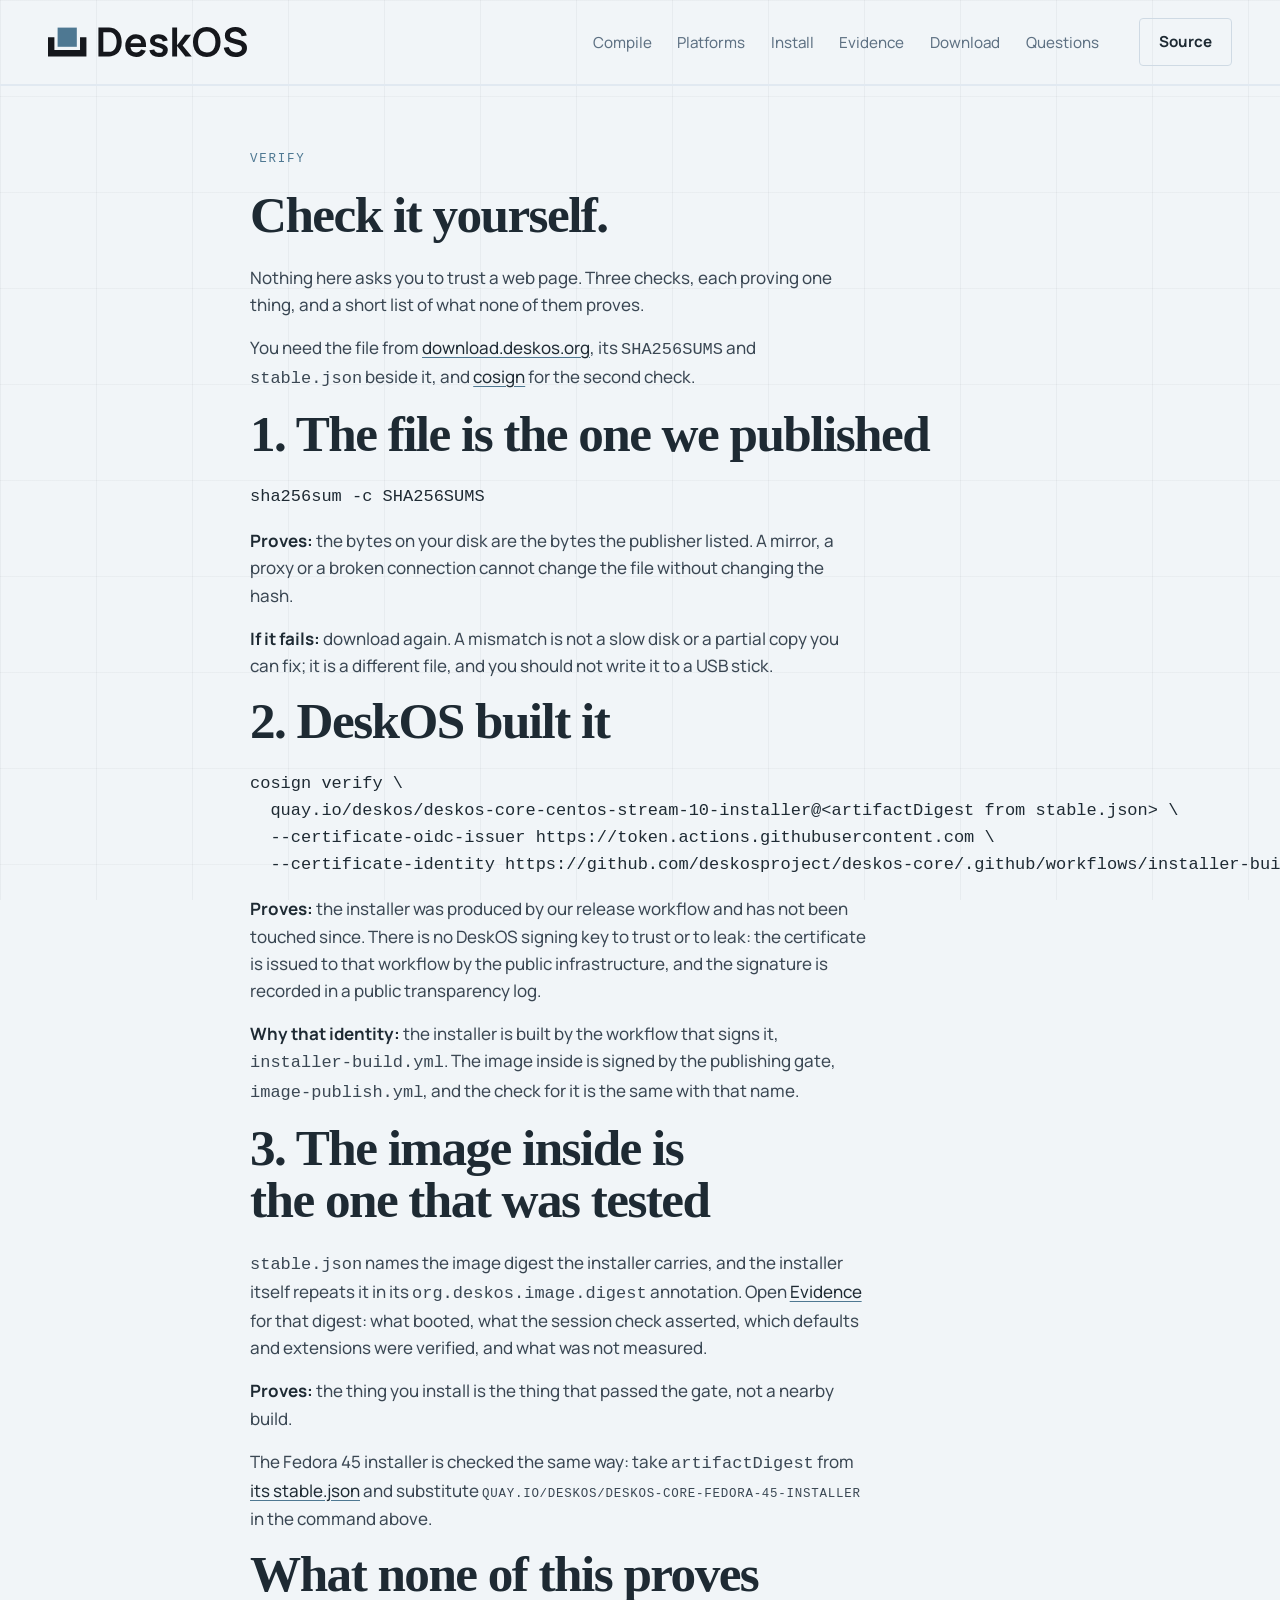
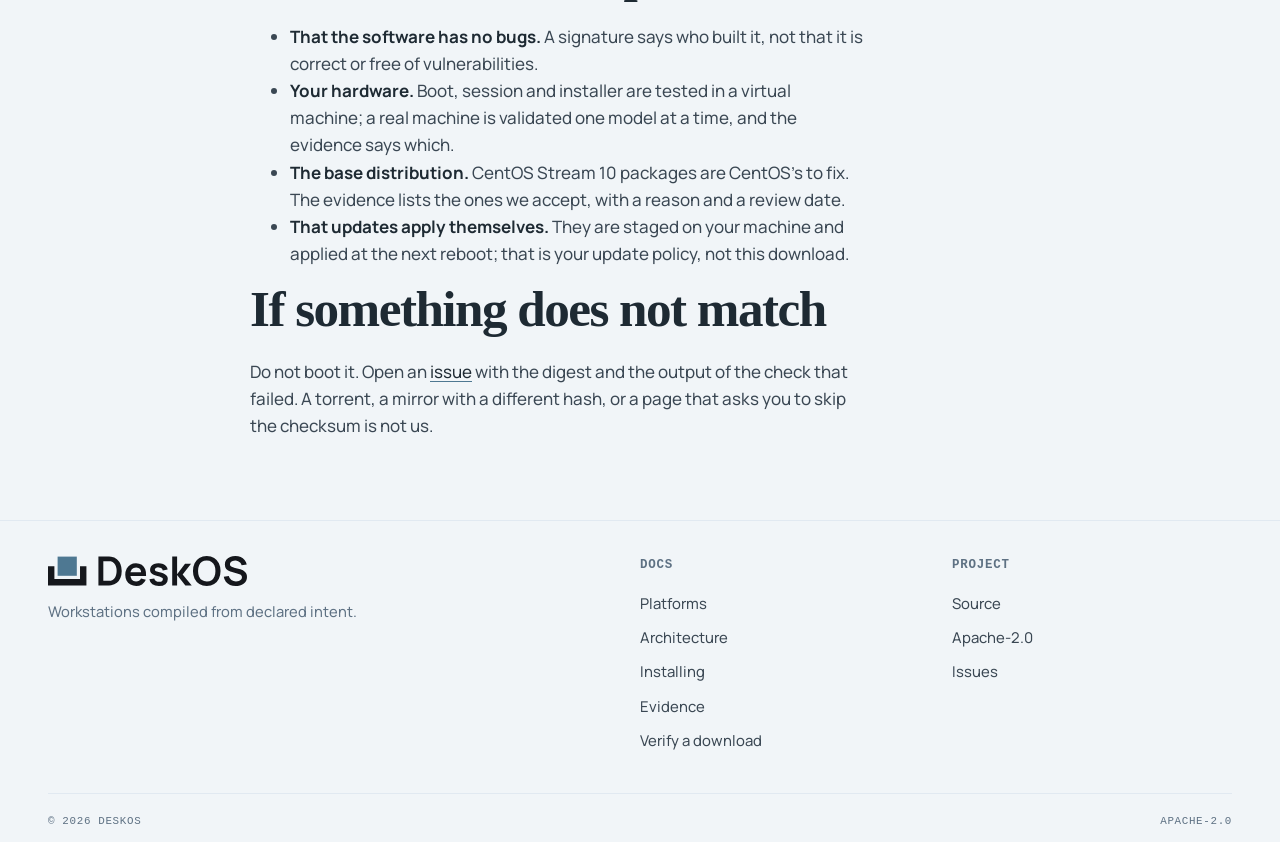
<file: verify/index.html>
<!doctype html>
<html lang="en">
<head>
<meta charset="utf-8">
<meta name="viewport" content="width=device-width, initial-scale=1">
<title>DeskOS · check what you download</title>
<meta name="description" content="Three checks anyone can run on a DeskOS installer: the checksum, the signature, and the evidence of the image it carries.">
<meta name="theme-color" content="#F1F5F8">
<link rel="icon" href="../assets/favicon.svg" type="image/svg+xml">
<link rel="stylesheet" href="../assets/site.css">
</head>
<body>
<a class="skip" href="#main">Skip to content</a>

<header class="nav">
  <div class="wrap nav-inner">
    <a class="brand" href="../" aria-label="DeskOS">
      <img class="wordmark" src="../assets/lockup.svg" alt="DeskOS" width="199" height="30">
    </a>
    <nav aria-label="Main">
      <ul class="links">
        <li><a href="../#compile">Compile</a></li>
        <li><a href="../#platforms">Platforms</a></li>
        <li><a href="../#install">Install</a></li>
        <li><a href="../evidence/">Evidence</a></li>
        <li><a href="https://download.deskos.org/">Download</a></li>
        <li><a href="../#questions">Questions</a></li>
      </ul>
    </nav>
    <a class="btn btn-ghost nav-cta" href="https://github.com/deskosproject/deskos-core">Source</a>
  </div>
</header>

<main id="main">
<section class="section">
  <div class="wrap narrow">
    <p class="eyebrow">Verify</p>
    <h1 class="h2">Check it yourself.</h1>
    <p class="body">Nothing here asks you to trust a web page. Three checks, each
      proving one thing, and a short list of what none of them proves.</p>
    <p class="body">You need the file from
      <a href="https://download.deskos.org/">download.deskos.org</a>, its
      <code>SHA256SUMS</code> and <code>stable.json</code> beside it, and
      <a href="https://docs.sigstore.dev/cosign/installation/">cosign</a> for the
      second check.</p>

    <h2 class="h2">1. The file is the one we published</h2>
    <pre>sha256sum -c SHA256SUMS</pre>
    <p class="body"><strong>Proves:</strong> the bytes on your disk are the bytes
      the publisher listed. A mirror, a proxy or a broken connection cannot
      change the file without changing the hash.</p>
    <p class="body"><strong>If it fails:</strong> download again. A mismatch is
      not a slow disk or a partial copy you can fix; it is a different file, and
      you should not write it to a USB stick.</p>

    <h2 class="h2">2. DeskOS built it</h2>
    <pre>cosign verify \
  quay.io/deskos/deskos-core-centos-stream-10-installer@&lt;artifactDigest from stable.json&gt; \
  --certificate-oidc-issuer https://token.actions.githubusercontent.com \
  --certificate-identity https://github.com/deskosproject/deskos-core/.github/workflows/installer-build.yml@refs/heads/main</pre>
    <p class="body"><strong>Proves:</strong> the installer was produced by our
      release workflow and has not been touched since. There is no DeskOS signing
      key to trust or to leak: the certificate is issued to that workflow by the
      public infrastructure, and the signature is recorded in a public
      transparency log.</p>
    <p class="body"><strong>Why that identity:</strong> the installer is built by
      the workflow that signs it, <code>installer-build.yml</code>. The image inside is signed
      by the publishing gate, <code>image-publish.yml</code>, and the check for it
      is the same with that name.</p>

    <h2 class="h2">3. The image inside is the one that was tested</h2>
    <p class="body"><code>stable.json</code> names the image digest the installer
      carries, and the installer itself repeats it in its
      <code>org.deskos.image.digest</code> annotation. Open
      <a href="../evidence/">Evidence</a> for that digest: what booted, what the
      session check asserted, which defaults and extensions were verified, and
      what was not measured.</p>
    <p class="body"><strong>Proves:</strong> the thing you install is the thing
      that passed the gate, not a nearby build.</p>
    <p class="body">The Fedora 45 installer is checked the same way: take
      <code>artifactDigest</code> from
      <a href="https://download.deskos.org/fedora-45/stable.json">its stable.json</a>
      and substitute <code class="mono">quay.io/deskos/deskos-core-fedora-45-installer</code>
      in the command above.</p>

    <h2 class="h2">What none of this proves</h2>
    <ul class="body">
      <li><strong>That the software has no bugs.</strong> A signature says who
        built it, not that it is correct or free of vulnerabilities.</li>
      <li><strong>Your hardware.</strong> Boot, session and installer are tested
        in a virtual machine; a real machine is validated one model at a time,
        and the evidence says which.</li>
      <li><strong>The base distribution.</strong> CentOS Stream 10 packages are
        CentOS's to fix. The evidence lists the ones we accept, with a reason and
        a review date.</li>
      <li><strong>That updates apply themselves.</strong> They are staged on your
        machine and applied at the next reboot; that is your update policy, not
        this download.</li>
    </ul>

    <h2 class="h2">If something does not match</h2>
    <p class="body">Do not boot it. Open an
      <a href="https://github.com/deskosproject/deskos-core/issues">issue</a> with
      the digest and the output of the check that failed. A torrent, a mirror
      with a different hash, or a page that asks you to skip the checksum is not
      us.</p>
  </div>
</section>
</main>

<footer class="footer">
  <div class="wrap footer-grid">
    <div>
      <img class="wordmark" src="../assets/lockup.svg" alt="DeskOS" width="170" height="26">
      <p class="footer-note">Workstations compiled from declared intent.</p>
    </div>
    <nav aria-label="Documentation">
      <h2 class="mono footer-title">Docs</h2>
      <ul>
        <li><a href="https://github.com/deskosproject/deskos-core/blob/main/docs/platforms.md">Platforms</a></li>
        <li><a href="https://github.com/deskosproject/deskos-core/blob/main/docs/architecture.md">Architecture</a></li>
        <li><a href="https://github.com/deskosproject/deskos-core/blob/main/docs/install.md">Installing</a></li>
        <li><a href="../evidence/">Evidence</a></li>
        <li><a href="../verify/">Verify a download</a></li>
      </ul>
    </nav>
    <nav aria-label="Project">
      <h2 class="mono footer-title">Project</h2>
      <ul>
        <li><a href="https://github.com/deskosproject/deskos-core">Source</a></li>
        <li><a href="https://github.com/deskosproject/deskos-core/blob/main/LICENSE">Apache-2.0</a></li>
        <li><a href="https://github.com/deskosproject/deskos-core/issues">Issues</a></li>
      </ul>
    </nav>
  </div>
  <div class="wrap footer-bottom mono">
    <span>© 2026 DeskOS</span>
    <span>Apache-2.0</span>
  </div>
</footer>
</body>
</html>
</file>
<file: assets/site.css>
/* DeskOS — blueprint. One accent, thin rules, no decoration without a reason. */

@font-face {
  font-family: "Manrope";
  src: url("fonts/manrope-var.ttf") format("truetype");
  font-weight: 200 800;
  font-style: normal;
  font-display: swap;
}

:root {
  --ink: #f1f5f8;
  --panel: #fbfdff;
  --panel-2: #f0f5fa;
  --line: #cfdae4;
  --line-soft: #e1e9f1;
  --paper: #1e2a33;
  --muted: #5e7183;
  --accent: #4e7892;
  --accent-hi: #5f8da8;
  --green: #4e7892;
  --violet: #6f7fb0;
  --red: #a5564a;
  --blue: #2f5b93;
  --wrap: 1200px;
  --gutter: clamp(1.1rem, 4vw, 3rem);
  --mono: ui-monospace, "SFMono-Regular", "JetBrains Mono", Menlo, Consolas, monospace;
  --radius: 4px;
}

* { box-sizing: border-box; }
html { -webkit-text-size-adjust: 100%; scroll-behavior: smooth; }
body {
  margin: 0;
  background: var(--ink);
  color: var(--paper);
  font-family: "Manrope", system-ui, -apple-system, "Segoe UI", sans-serif;
  font-size: 17px;
  line-height: 1.6;
  font-weight: 450;
  -webkit-font-smoothing: antialiased;
}

/* The paper grid: two weights of rule, both barely there. */
body::before {
  content: "";
  position: fixed;
  inset: 0;
  pointer-events: none;
  background-image:
    linear-gradient(to right, rgba(30,42,51,.045) 1px, transparent 1px),
    linear-gradient(to bottom, rgba(30,42,51,.035) 1px, transparent 1px);
  background-size: 96px 96px, 96px 96px;
  z-index: 0;
}
main, header, footer { position: relative; z-index: 1; }

a { color: var(--paper); text-decoration-color: var(--accent); text-underline-offset: 3px; }
a:hover { color: var(--accent); }
:focus-visible { outline: 2px solid var(--accent); outline-offset: 3px; }

.wrap { width: min(var(--wrap), 100% - var(--gutter) * 2); margin-inline: auto; }
.narrow { max-width: 780px; }
.mono { font-family: var(--mono); font-size: .78rem; letter-spacing: .06em; text-transform: uppercase; }

.skip {
  position: absolute; left: -999px; top: 0;
  background: var(--accent); color: var(--ink); padding: .6rem 1rem; z-index: 10;
}
.skip:focus { left: 1rem; top: 1rem; }

/* Nav */
.nav { border-bottom: 1px solid var(--line-soft); }
.nav-inner { display: flex; align-items: center; gap: 2rem; padding: 1.1rem 0; }
.nav-inner > nav { margin-left: auto; }
.brand { display: inline-flex; }
.wordmark { height: 30px; width: auto; display: block; }
.links { display: flex; gap: 1.6rem; list-style: none; margin: 0; padding: 0; }
.links a { text-decoration: none; color: var(--muted); font-size: .95rem; }
.links a:hover { color: var(--paper); }
.nav-cta { margin-left: .5rem; }

/* Buttons */
.btn {
  display: inline-flex; align-items: center; justify-content: center;
  padding: .7rem 1.2rem; border-radius: var(--radius);
  font-weight: 700; font-size: .95rem; text-decoration: none; border: 1px solid transparent;
  transition: background-color .15s ease, color .15s ease, border-color .15s ease;
}
.btn-solid { background: var(--accent); color: var(--ink); }
.btn-solid:hover { background: var(--accent-hi); color: var(--ink); }
.btn-ghost { border-color: var(--line); color: var(--paper); }
.btn-ghost:hover { border-color: var(--accent); color: var(--accent); }

/* Hero */
.hero { padding: clamp(2.4rem, 5vw, 4rem) 0 0; }

.hero-grid { display: grid; grid-template-columns: minmax(0, 1fr) minmax(360px, 1.18fr); gap: clamp(2rem, 5vw, 5rem); align-items: start; }
.eyebrow {
  font-family: var(--mono); font-size: .78rem; letter-spacing: .14em; text-transform: uppercase;
  color: var(--accent); margin: 0 0 1.2rem;
}
h1 {
  font-family: "Iowan Old Style", "Palatino Linotype", Palatino, Georgia, serif;
  font-size: clamp(2.7rem, 7vw, 5.6rem);
  line-height: .95; letter-spacing: -.035em; font-weight: 800;
  margin: 0 0 1.4rem; text-wrap: balance;
}
.mark { color: var(--accent); position: relative; }
.lede { font-size: clamp(1.05rem, 1.6vw, 1.25rem); color: #3a4753; max-width: 34ch; margin: 0 0 2rem; }
.actions { display: flex; flex-wrap: wrap; gap: .8rem; }
.note { font-family: var(--mono); font-size: .72rem; letter-spacing: .08em; text-transform: uppercase; color: var(--muted); margin-top: 1.6rem; }

/* Two columns that alternate: text one side, plate the other. */
.split { display: grid; grid-template-columns: minmax(0, 0.85fr) minmax(0, 1.15fr); gap: clamp(2rem, 5vw, 4.5rem); align-items: center; }
.split-text { min-width: 0; }
.split-figure { margin: 0; min-width: 0; position: relative; }
.split-figure img { display: block; width: 100%; height: auto; mix-blend-mode: darken; }
.split.flip .split-text { order: 2; }
.split.flip .split-figure { order: 1; }
@media (max-width: 980px) {
  .split { grid-template-columns: 1fr; }
  .split.flip .split-text, .split.flip .split-figure { order: initial; }
}
.split .light-note { margin-top: 1rem; }

/* Illustrations (no frame: they sit on the page) */
.figure-plain { margin: 2.2rem 0 0; position: relative; }
.figure-narrow { max-width: 720px; margin-inline: auto; }
.figure-plain picture { display: block; }
.figure-plain img { display: block; width: 100%; height: auto; }
/* The plates carry their own paper, a shade lighter than the page: darken keeps
   the ink and takes the paper from the page, so there is no rectangle. */
.figure-plain img { mix-blend-mode: darken; }
.hero-figure { margin-top: .4rem; }

/* Hero visual */
.hero-visual { min-width: 0; }
.hero-plate { margin: 0; border: 1px solid var(--line); border-radius: var(--radius); overflow: hidden; background: #111414; box-shadow: 8px 8px 0 rgba(44,47,39,.12); }
.hero-plate img { display: block; width: 100%; height: auto; }

/* Stats */
.stats {
  display: grid; grid-template-columns: repeat(4, 1fr);
  gap: 1px; background: var(--line-soft);
  border: 1px solid var(--line-soft);
  margin: clamp(2rem, 4vw, 3rem) 0 0;
}
.stats div { background: var(--ink); padding: 1.3rem 1.4rem; }
.stats dt { font-size: 1.9rem; font-weight: 800; letter-spacing: -.03em; line-height: 1; }
.stats dd { margin: .35rem 0 0; color: var(--muted); font-size: .85rem; }

/* Sections */
.section { padding: clamp(2.6rem, 5vw, 4rem) 0; border-top: 1px solid var(--line-soft); margin-top: 0; }
.label {
  display: flex; align-items: center; gap: .8rem;
  font-family: var(--mono); font-size: .74rem; letter-spacing: .14em; text-transform: uppercase;
  color: var(--muted); margin: 0 0 2.2rem;
}
.label::after { content: ""; height: 1px; flex: 1; background: var(--line-soft); }
.label .num { color: var(--accent); }
.h2 { font-family: "Iowan Old Style", "Palatino Linotype", Palatino, Georgia, serif; font-size: clamp(2rem, 4vw, 3.2rem); line-height: 1.02; letter-spacing: -.03em; font-weight: 800; margin: 0 0 1.4rem; text-wrap: balance; }
.body { color: #3a4753; max-width: 56ch; margin: 0 0 1rem; }
.body strong { color: var(--paper); }
.section-lede { max-width: 62ch; margin-bottom: 2.4rem; }
.section-grid { display: grid; grid-template-columns: minmax(0, 1fr) minmax(0, 1fr); gap: clamp(2rem, 5vw, 4.5rem); align-items: start; }
.install-copy { max-width: none; }

.compile-head { display: grid; grid-template-columns: minmax(0, 1fr) minmax(0, 1fr); gap: clamp(1.5rem, 4vw, 4rem); align-items: end; margin-bottom: 1.6rem; }
.compile-head .h2 { margin-bottom: 0; }
/* Light band: the explanation lives on paper */
.section.light { background: transparent; color: var(--paper); }
.section.light .label { color: var(--muted); }
.section.light .label::after { background: var(--line-soft); }
.section.light .label .num { color: var(--accent); }
.section.light .h2 { color: var(--paper); }
.section.light .body { color: #3a4753; }
.steps3 { display: grid; grid-template-columns: repeat(3, 1fr); gap: 1px; background: var(--line-soft); border: 1px solid var(--line-soft); }
.step3 { background: var(--ink); padding: 1.3rem 1.2rem; }
.n3 { color: var(--accent); font-size: .64rem; }
.step3 h3 { margin: .6rem 0 .4rem; font-size: 1.02rem; color: var(--paper); letter-spacing: -.01em; }
.step3 p { margin: 0 0 .9rem; color: #4b4f45; font-size: .9rem; }
.mini-v { border: 1px solid var(--line-soft); background: var(--panel); padding: .6rem .7rem; font-family: var(--mono); font-size: .63rem; line-height: 1.7; color: #3e403a; white-space: pre-wrap; word-break: break-word; }
.mini-v .l-blue { color: #2f6fed; }
.mini-v .dim { color: #7d7a70; }
.bars3 { display: grid; gap: .25rem; }
.bars3 span { display: block; padding: .25rem .5rem; background: var(--paper); border-left: 2px solid #2f6fed; font-size: .6rem; text-transform: uppercase; letter-spacing: .04em; color: #4c4e47; }
.bars3 span:nth-child(2) { width: 84%; }
.bars3 span:nth-child(3) { width: 68%; }
.light-figure { margin: 1.8rem 0 0; }
.light-figure img, .light-figure svg { display: block; width: 100%; height: auto; }
.light-note { margin: 1.1rem 0 0; color: var(--muted); font-size: .64rem; letter-spacing: .06em; text-transform: uppercase; }
.stack { position: relative; width: 66px; height: 46px; flex: none; }
.stack i { position: absolute; left: 0; width: 56px; height: 12px; border: 2px solid var(--accent); background: var(--ink); border-radius: 2px; }
.stack i:nth-child(1) { top: 0; } .stack i:nth-child(2) { top: 11px; left: 4px; } .stack i:nth-child(3) { top: 22px; left: 8px; }

/* Platform table */
.table-wrap { overflow-x: auto; border: 1px solid var(--line-soft); }
.platforms { width: 100%; border-collapse: collapse; min-width: 720px; }
.platforms th, .platforms td { text-align: left; padding: .95rem 1.1rem; border-bottom: 1px solid var(--line-soft); font-size: .93rem; }
.platforms thead th { font-family: var(--mono); font-size: .7rem; letter-spacing: .1em; text-transform: uppercase; color: var(--muted); font-weight: 500; background: var(--panel); }
.platforms tbody th { font-weight: 700; }
.platforms tbody tr:last-child th, .platforms tbody tr:last-child td { border-bottom: 0; }
.platforms td.mono { font-size: .8rem; letter-spacing: 0; text-transform: none; color: #3a4753; }
.dot { display: inline-block; width: .5rem; height: .5rem; border-radius: 50%; margin-right: .5rem; vertical-align: middle; }
.dot-green { background: var(--green); }
.dot-violet { background: var(--violet); }
.dot-red { background: var(--red); }
.dot-muted { background: #5a6560; }
.table-note { color: var(--muted); font-size: .88rem; margin: 1rem 0 0; }

/* Terminal */
.terminal { margin: 0; background: #0a0d0c; border: 1px solid var(--line); border-radius: var(--radius); overflow: hidden; }
.cycle { margin: 0; }
.cycle svg { display: block; width: 100%; height: auto; }
.terminal figcaption { padding: .7rem 1rem; border-bottom: 1px solid var(--line-soft); color: var(--muted); background: var(--panel); }
.terminal pre { margin: 0; padding: 1.2rem 1rem; overflow-x: auto; font-family: var(--mono); font-size: .82rem; line-height: 1.7; }
.c-dim { color: #6b7772; }
.c-prompt { color: var(--green); }
.c-cmd { color: var(--accent); }
.c-flag { color: var(--blue); }

/* Code comparison: the YAML and the file it produces. */
.code-compare {
  display: grid; grid-template-columns: minmax(0, 1fr) auto minmax(0, 1.12fr);
  gap: clamp(.8rem, 2vw, 1.4rem); align-items: stretch;
  margin-top: clamp(2rem, 4vw, 3rem);
}
.code-pane {
  margin: 0; min-width: 0; display: flex; flex-direction: column;
  background: var(--panel); border: 1px solid var(--line);
  border-radius: var(--radius); overflow: hidden;
}
.code-pane figcaption {
  display: flex; gap: .55rem; align-items: baseline;
  padding: .6rem .9rem; border-bottom: 1px solid var(--line-soft);
  background: var(--panel-2); color: var(--muted); font-size: .78rem;
}
.code-pane figcaption .mono { color: var(--accent); }
.code-pane pre {
  margin: 0; padding: .85rem .9rem; flex: 1; overflow-x: auto;
  font-family: var(--mono); font-size: .7rem; line-height: 1.65; color: #33414c;
}
.code-pane code { font: inherit; }
.c-key { color: #0a7f9e; font-weight: 700; }
/* YAML swatches, close to the docs.deskos.org code blocks: keys cyan, numbers
   teal, scalars and punctuation dark, comments grey. */
.y-key { color: #0a7f9e; font-weight: 600; }
.y-str { color: #2f3b3a; }
.y-num { color: #2b8f8d; }
.y-punct { color: #5a6560; }
.code-arrow {
  display: flex; flex-direction: column; align-items: center; justify-content: center;
  gap: .35rem; color: var(--muted); text-align: center;
}
.code-arrow .mono { font-size: .62rem; letter-spacing: .1em; text-transform: uppercase; }
.code-arrow::after { content: "→"; font-size: 1.2rem; color: var(--accent); line-height: 1; }

/* Install: two paths, short lines. */
.path { border-top: 1px solid var(--line-soft); padding-top: 1.2rem; margin-top: 1.4rem; }
.path-title { font-size: 1.05rem; margin: 0 0 .5rem; letter-spacing: -.01em; }
.path-num {
  color: var(--accent); font-family: var(--mono); font-size: .72rem;
  letter-spacing: .1em; margin-right: .55rem;
}
.path .body { margin-bottom: .5rem; }
.path .light-note { margin: .2rem 0 .6rem; }
.path-list { margin: 0 0 .9rem; padding-left: 1.1rem; color: #3a4753; font-size: .95rem; }
.path-list li { margin: 0 0 .45rem; }
.path-list code { font-size: .82rem; }
.path-actions { display: flex; flex-wrap: wrap; gap: .6rem; margin: 0; }
.path-link { margin: 0; font-size: .95rem; font-weight: 700; }

/* Why not something else */
.why-title {
  font-family: "Iowan Old Style", "Palatino Linotype", Palatino, Georgia, serif;
  font-size: clamp(1.5rem, 2.6vw, 2rem); letter-spacing: -.02em; font-weight: 800;
  margin: clamp(2.4rem, 4vw, 3.4rem) 0 1.2rem;
}
.why {
  display: grid; grid-template-columns: repeat(3, 1fr); gap: 1px;
  background: var(--line-soft); border: 1px solid var(--line-soft);
}
.why-item { background: var(--ink); padding: 1.2rem 1.2rem 1.4rem; }
.why-item h4 { margin: 0 0 .55rem; font-size: 1rem; letter-spacing: -.01em; }
.why-item p { margin: 0; color: #3a4753; font-size: .92rem; max-width: 40ch; text-wrap: pretty; }
.why-item code { font-size: .8rem; }

/* FAQ */
details { border-top: 1px solid var(--line-soft); padding: 1.1rem 0; }
details:last-of-type { border-bottom: 1px solid var(--line-soft); }
summary { cursor: pointer; font-weight: 700; font-size: 1.05rem; list-style: none; display: flex; justify-content: space-between; gap: 1rem; }
summary::-webkit-details-marker { display: none; }
summary::after { content: "+"; color: var(--accent); font-family: var(--mono); font-weight: 400; }
details[open] summary::after { content: "–"; }
details p { color: var(--muted); margin: .8rem 0 0; max-width: 66ch; }

/* Footer */
.footer { border-top: 1px solid var(--line-soft); margin-top: 0; padding: 2.2rem 0 1.2rem; }
.footer-grid { display: grid; grid-template-columns: 2fr 1fr 1fr; gap: 2rem; }
.footer-note { color: var(--muted); margin: .9rem 0 0; font-size: .92rem; }
.footer-title { color: var(--muted); margin: 0 0 .8rem; }
.footer ul { list-style: none; margin: 0; padding: 0; display: grid; gap: .45rem; }
.footer ul a { color: #3a4753; text-decoration: none; font-size: .93rem; }
.footer ul a:hover { color: var(--accent); }
.footer-bottom { display: flex; justify-content: space-between; gap: 1rem; border-top: 1px solid var(--line-soft); margin-top: 2.5rem; padding-top: 1.2rem; color: var(--muted); font-size: .68rem; }

/* The code panes hold lines a reader compares, so they stack before the
   two-column layout starts clipping them. */
@media (max-width: 1080px) {
  .code-compare { grid-template-columns: 1fr; }
  .code-arrow::after { content: "↓"; }
}

@media (max-width: 980px) {
  .hero-grid, .section-grid { grid-template-columns: 1fr; }
  .spec { max-width: 560px; }
  .stats { grid-template-columns: repeat(2, 1fr); }
  .cards { grid-template-columns: 1fr; }
  .compile-head, .tech { grid-template-columns: 1fr; }
  .lesson-step { grid-template-columns: 2.6rem 1fr; }
  .lesson-visual { grid-column: 2; }
  .merge { grid-template-columns: 1fr; }
  .merge-arrow { transform: rotate(90deg); }
  .why { grid-template-columns: 1fr; }
  .pair { grid-template-columns: 1fr; }
  .glossary { grid-template-columns: 1fr; }
  .facts { grid-template-columns: 1fr 1fr; }
  .footer-grid { grid-template-columns: 1fr 1fr; }
  .footer-grid > div:first-child { grid-column: 1 / -1; }
}

@media (max-width: 720px) {
  .links { display: none; }
  .nav-inner { justify-content: space-between; }
  .nav-cta { margin-left: 0; }
  .actions .btn { flex: 1 1 auto; }
  .lesson-step { grid-template-columns: 1fr; }
  .lesson-visual { grid-column: 1; }
  .facts { grid-template-columns: 1fr; }
  .footer-bottom { flex-direction: column; }
  .terminal pre { font-size: .7rem; white-space: pre-wrap; word-break: break-word; }
  .code-pane pre { font-size: .68rem; white-space: pre-wrap; word-break: break-word; }
}

@media (prefers-reduced-motion: reduce) {
  html { scroll-behavior: auto; }
  * { transition: none !important; }
}
</file>
